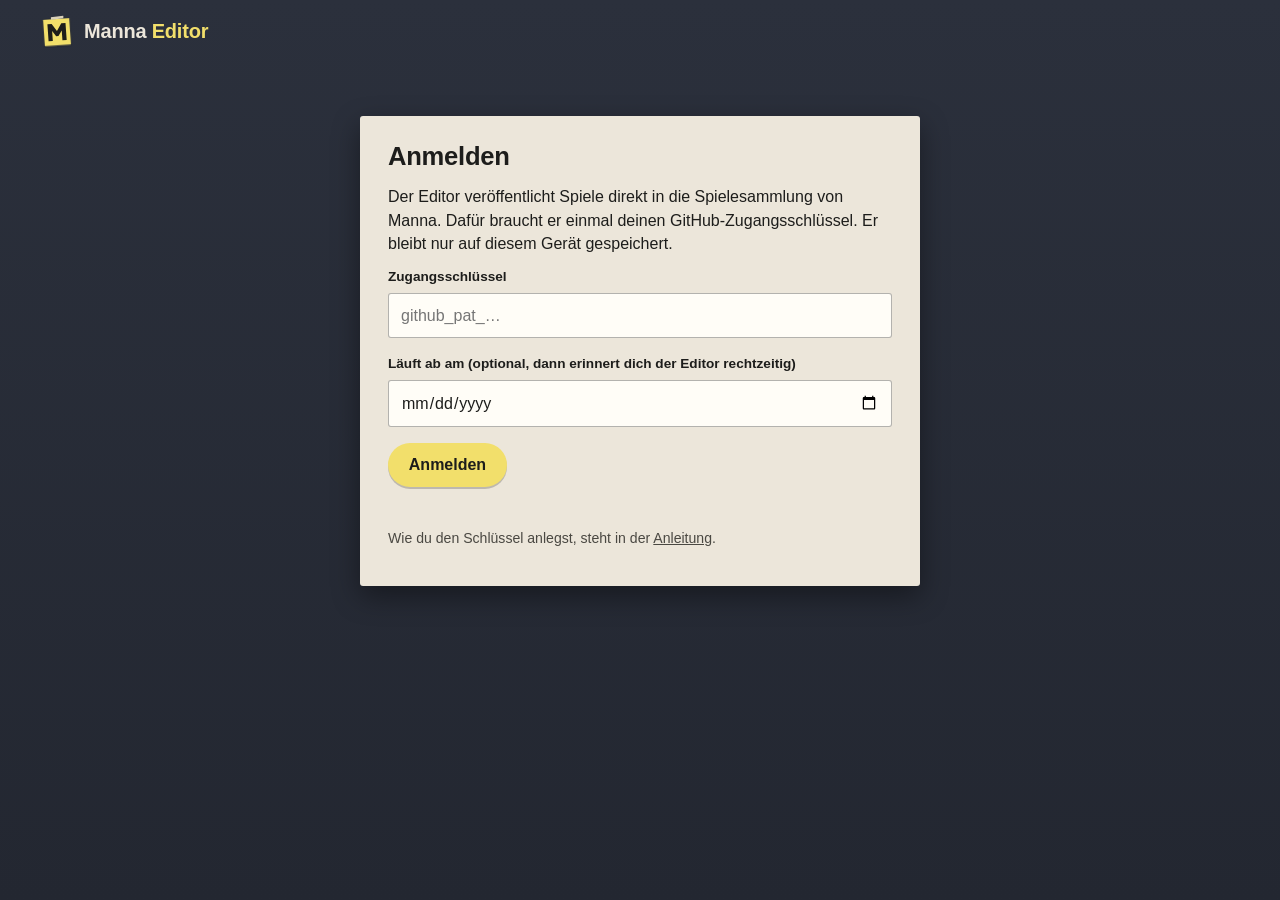
<file: editor/index.html>
<!DOCTYPE html>
<html lang="de">
<head>
<meta charset="utf-8">
<meta http-equiv="Content-Security-Policy" content="default-src 'self'; script-src 'self'; style-src 'self' 'unsafe-inline'; img-src 'self' data:; connect-src 'self' https://api.github.com https://atdfiktajxmhjqrhwgbb.supabase.co; object-src 'none'; base-uri 'self'; form-action 'none'">
<meta name="viewport" content="width=device-width, initial-scale=1, viewport-fit=cover">
<meta name="robots" content="noindex, nofollow">
<meta name="apple-mobile-web-app-capable" content="yes">
<meta name="mobile-web-app-capable" content="yes">
<meta name="apple-mobile-web-app-title" content="Manna Editor">
<meta name="apple-mobile-web-app-status-bar-style" content="black-translucent">
<meta name="theme-color" content="#2b303c">
<link rel="manifest" href="manifest.webmanifest">
<link rel="apple-touch-icon" href="../apple-touch-icon.png">
<link rel="icon" type="image/svg+xml" href="../img/manna-mark.svg">
<title>Manna Editor</title>
<link rel="stylesheet" href="editor.css">
</head>
<body>
<header class="top">
  <a class="brand" href="./" aria-label="Manna Editor"><img src="../img/manna-mark.svg" alt=""><span>Manna <b>Editor</b></span></a>
  <span class="top-gap"></span>
  <span class="who" id="who"></span>
  <button class="link" id="btnLogout" hidden>Abmelden</button>
</header>

<main>
  <!-- Anmelden -->
  <section class="view" id="vLogin" hidden>
    <div class="sheet narrow">
      <h1>Anmelden</h1>
      <p>Der Editor veröffentlicht Spiele direkt in die Spielesammlung von Manna. Dafür braucht er einmal deinen GitHub-Zugangsschlüssel. Er bleibt nur auf diesem Gerät gespeichert.</p>
      <label class="field"><span>Zugangsschlüssel</span>
        <input type="password" id="inToken" autocomplete="off" autocapitalize="off" spellcheck="false" placeholder="github_pat_…"></label>
      <label class="field"><span>Läuft ab am (optional, dann erinnert dich der Editor rechtzeitig)</span>
        <input type="date" id="inExpiry"></label>
      <div class="row"><button class="primary" id="btnLogin">Anmelden</button></div>
      <p class="msg" id="loginMsg" role="alert"></p>
      <p class="hint">Wie du den Schlüssel anlegst, steht in der <a href="https://github.com/twoyears777/manna#spiele-pflegen" target="_blank" rel="noopener">Anleitung</a>.</p>
    </div>
  </section>

  <!-- Liste -->
  <section class="view" id="vList" hidden>
    <div class="notices" id="notices"></div>
    <div class="fortschritt" id="fortschritt" hidden></div>
    <section class="einr" id="einrBox">
      <div class="list-head"><h2>Eingereicht <span class="einr-n" id="einrCount"></span></h2><span class="top-gap"></span><button class="link" id="btnEinrReload" hidden>Neu laden</button><button class="link" id="btnSbLogout" hidden>Abmelden</button></div>
      <form class="einr-login" id="einrLogin" hidden autocomplete="on">
        <p class="hint">Eingereichte Spiele liegen bei Supabase. Melde dich dort mit deinem Admin-Login an.</p>
        <div class="pair">
          <label class="field"><span>E-Mail</span><input id="inSbMail" type="email" autocomplete="username"></label>
          <label class="field"><span>Passwort</span><input id="inSbPass" type="password" autocomplete="current-password"></label>
        </div>
        <div class="row"><button class="primary" id="btnSbLogin" type="submit">Anmelden</button></div>
        <p class="msg" id="sbMsg" role="alert"></p>
      </form>
      <ul class="games einr-list" id="einrList" hidden></ul>
    </section>
    <div class="list-head">
      <h1>Spielesammlung</h1>
      <span class="top-gap"></span>
      <button class="primary" id="btnNew">Neues Spiel</button>
    </div>
    <div class="list-tools">
      <input class="search" id="inSearch" type="search" placeholder="Suchen …" aria-label="Spiele durchsuchen">
      <select class="search art" id="inArt" aria-label="Welche Spiele anzeigen">
        <option value="alle">Alle Spiele</option>
        <option value="roh">Nur Rohfassungen</option>
        <option value="live">Nur veröffentlichte</option>
      </select>
    </div>
    <p class="count" id="listCount"></p>
    <ul class="games" id="gameList"></ul>
  </section>

  <!-- Bearbeiten -->
  <section class="view" id="vEdit" hidden>
    <div class="edit-grid">
      <form class="sheet form" id="form" autocomplete="off" novalidate>
        <h1 id="editTitle">Neues Spiel</h1>
        <div class="draft" id="draftBox" hidden></div>
        <div class="draft einr-info" id="einrInfo" hidden></div>
        <div class="draft roh-info" id="rohInfo" hidden><p>Das ist eine Rohfassung. Sie ist nur hier im Editor zu sehen. In die App kommt sie erst, wenn du sie veröffentlichst.</p></div>

        <fieldset><legend>Das Spiel</legend>
          <label class="field" data-f="name"><span>Name</span><input id="fName" maxlength="60" placeholder="z. B. Zeitungsschlagen"></label>
          <label class="field" data-f="kurz"><span>Kurzbeschreibung (ein Satz)</span><textarea id="fKurz" rows="2" maxlength="300" placeholder="Worum geht es?"></textarea></label>
        </fieldset>

        <fieldset><legend>Für wen und wo</legend>
          <div class="field" data-f="alter"><span>Alter</span><div class="chips" id="fAlter" role="group" aria-label="Alter"></div></div>
          <div class="pair" data-f="personen">
            <label class="field"><span>Personen mindestens</span><input id="fMin" type="number" min="1" inputmode="numeric"></label>
            <label class="field"><span>Personen höchstens (leer = egal)</span><input id="fMax" type="number" min="1" inputmode="numeric" placeholder="egal"></label>
          </div>
          <div class="field" data-f="ort"><span>Ort</span><div class="chips" id="fOrt" role="group" aria-label="Ort"></div></div>
          <label class="field"><span>Dauer</span><input id="fDauer" maxlength="40" placeholder="z. B. ca. 15 Minuten"></label>
          <div class="field" data-f="phasen"><span>Gruppenphasen</span><div class="chips" id="fPhasen" role="group" aria-label="Gruppenphasen"></div></div>
          <div class="field" data-f="erlebnis"><span>Erlebnispädagogik</span><div class="chips" id="fErlebnis" role="group" aria-label="Erlebnispädagogik"></div></div>
        </fieldset>

        <fieldset><legend>Ablauf</legend>
          <p class="hint">Verwende „-“ für Aufzählungen und „1.“ ... für Nummerierungen etc.</p>
          <label class="field" data-f="ablauf"><span>So geht’s</span><textarea id="fAblauf" rows="7"></textarea></label>
          <label class="field"><span>Material (eins pro Zeile, leer = kein Material)</span><textarea id="fMaterial" rows="3"></textarea></label>
          <label class="field"><span>Varianten (optional, eine pro Zeile)</span><textarea id="fVarianten" rows="3"></textarea></label>
          <label class="field"><span>Pädagogische Gedanken (optional)</span><textarea id="fPaed" rows="3"></textarea></label>
          <label class="field"><span>Fragen zum Nachgespräch (optional)</span><textarea id="fNach" rows="3"></textarea></label>
        </fieldset>

        <fieldset><legend>Rollen (optional)</legend>
          <label class="field"><span>Rollen, eine pro Zeile: „Name: Beschreibung“</span><textarea id="fRollen" rows="4" placeholder="Mafia: Wacht nachts auf und wählt ein Opfer."></textarea></label>
          <label class="field" data-f="tabelle"><span>Verteilungstabelle, eine Zeile pro Reihe, Spalten mit | trennen. Erste Zeile = Überschriften.</span><textarea id="fTabelle" rows="4" class="mono" placeholder="Personen | Mafia | Arzt&#10;8–10 | 2 | –"></textarea></label>
          <label class="field"><span>Hinweis zu den Rollen</span><textarea id="fRollenHinweis" rows="2"></textarea></label>
        </fieldset>

        <fieldset><legend>Sicherheit und Tipp</legend>
          <label class="field"><span>Gefahren und Risiken (eins pro Zeile)</span><textarea id="fRisiken" rows="4" placeholder="Worauf muss die Spielleitung achten?"></textarea></label>
          <label class="field"><span>Tipp (optional)</span><textarea id="fTipp" rows="2"></textarea></label>
        </fieldset>
      </form>

      <aside class="preview">
        <div class="tabs" role="tablist">
          <button class="tab on" id="tabPrev" role="tab" aria-selected="true">Vorschau</button>
          <button class="tab" id="tabTxt" role="tab" aria-selected="false">Textdatei</button>
        </div>
        <article class="sheet card" id="prevCard"></article>
        <pre class="sheet txt" id="prevTxt" hidden></pre>
      </aside>
    </div>

    <div class="bar">
      <button class="link" id="btnBack">← Zur Liste</button>
      <span class="top-gap"></span>
      <button class="danger" id="btnDelete" hidden>Löschen</button>
      <button class="btn" id="btnRoh">Als Rohfassung speichern</button>
      <button class="primary" id="btnPublish">Veröffentlichen</button>
    </div>
  </section>

  <section class="view" id="vLoading"><p class="center">Wird geladen …</p></section>
</main>

<div class="modal" id="modal" hidden><div class="mbox" role="dialog" aria-modal="true" aria-labelledby="mMsg">
  <p id="mMsg"></p><div class="row end" id="mBtns"></div></div></div>
<div class="toast" id="toast" role="status"></div>

<script src="../js/spielformat.js"></script>
<script src="../js/supabase.js"></script>
<script src="editor.js"></script>
</body>
</html>
</file>
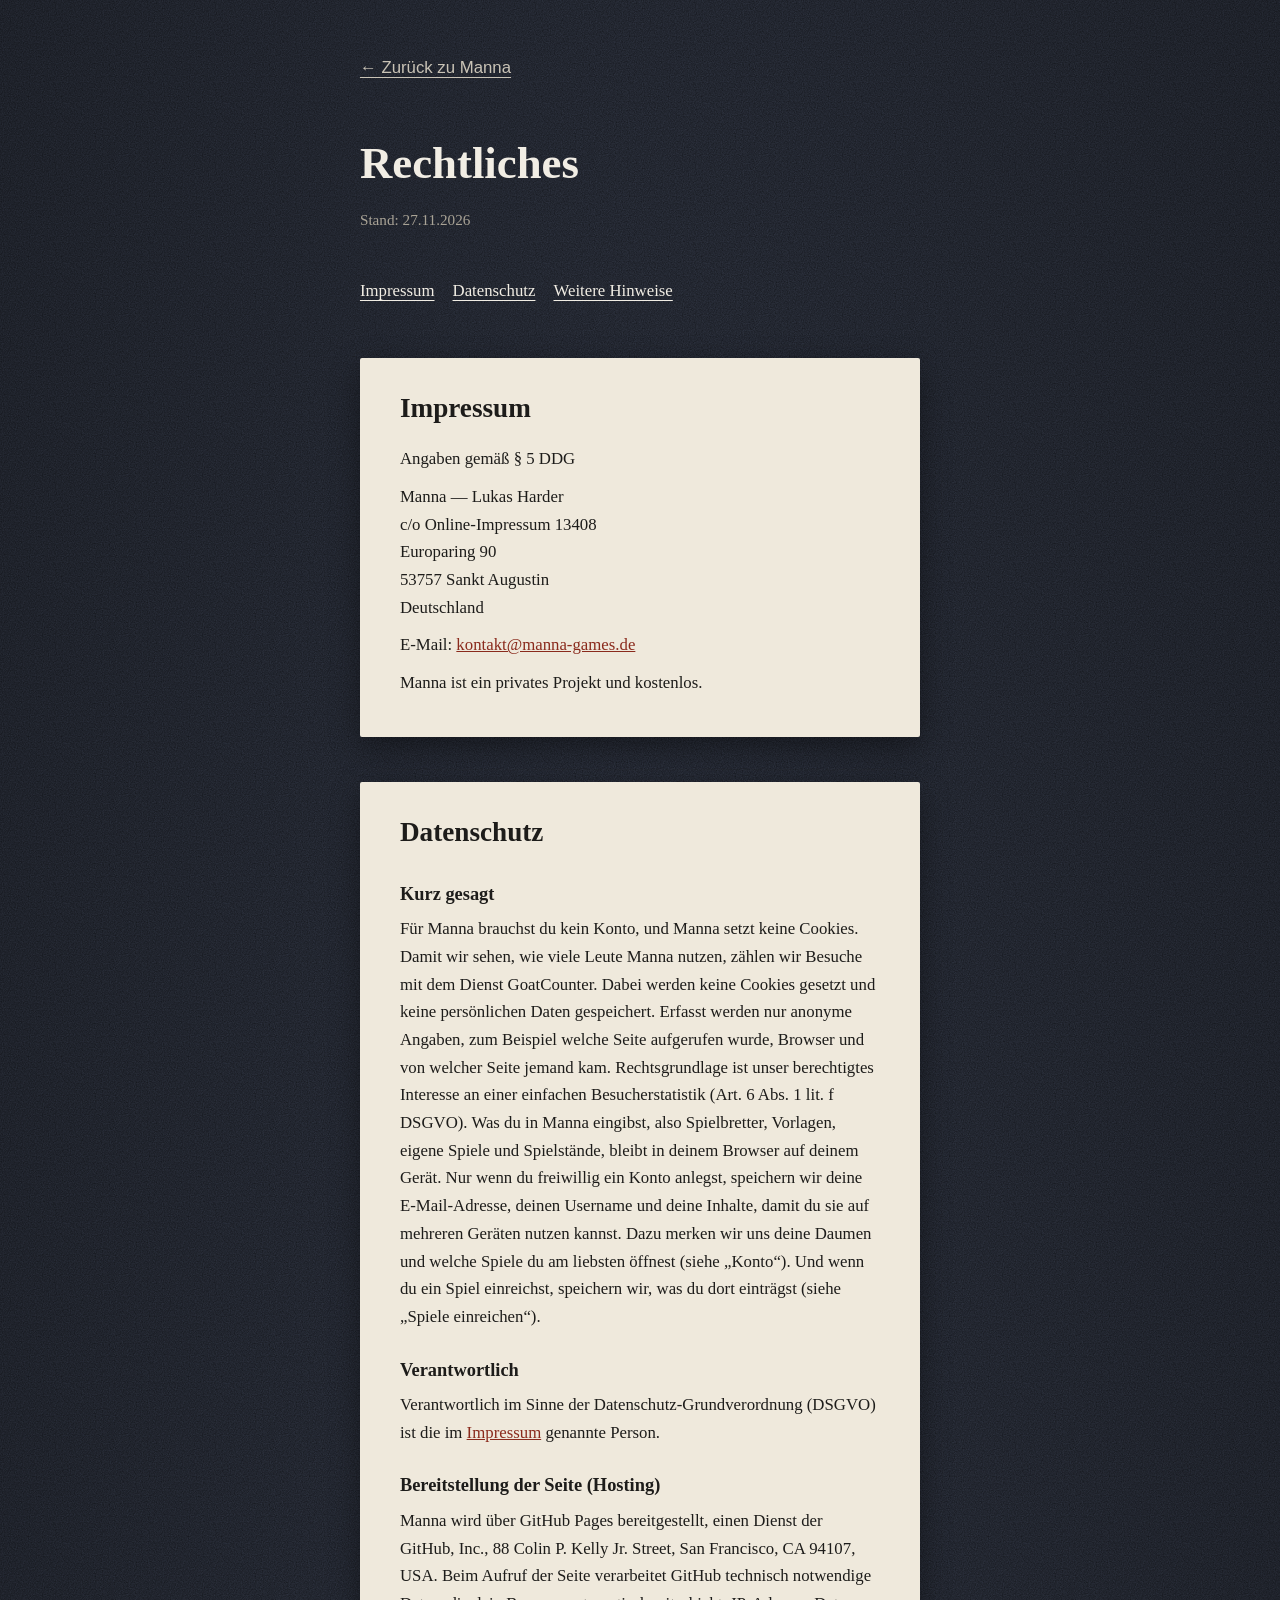
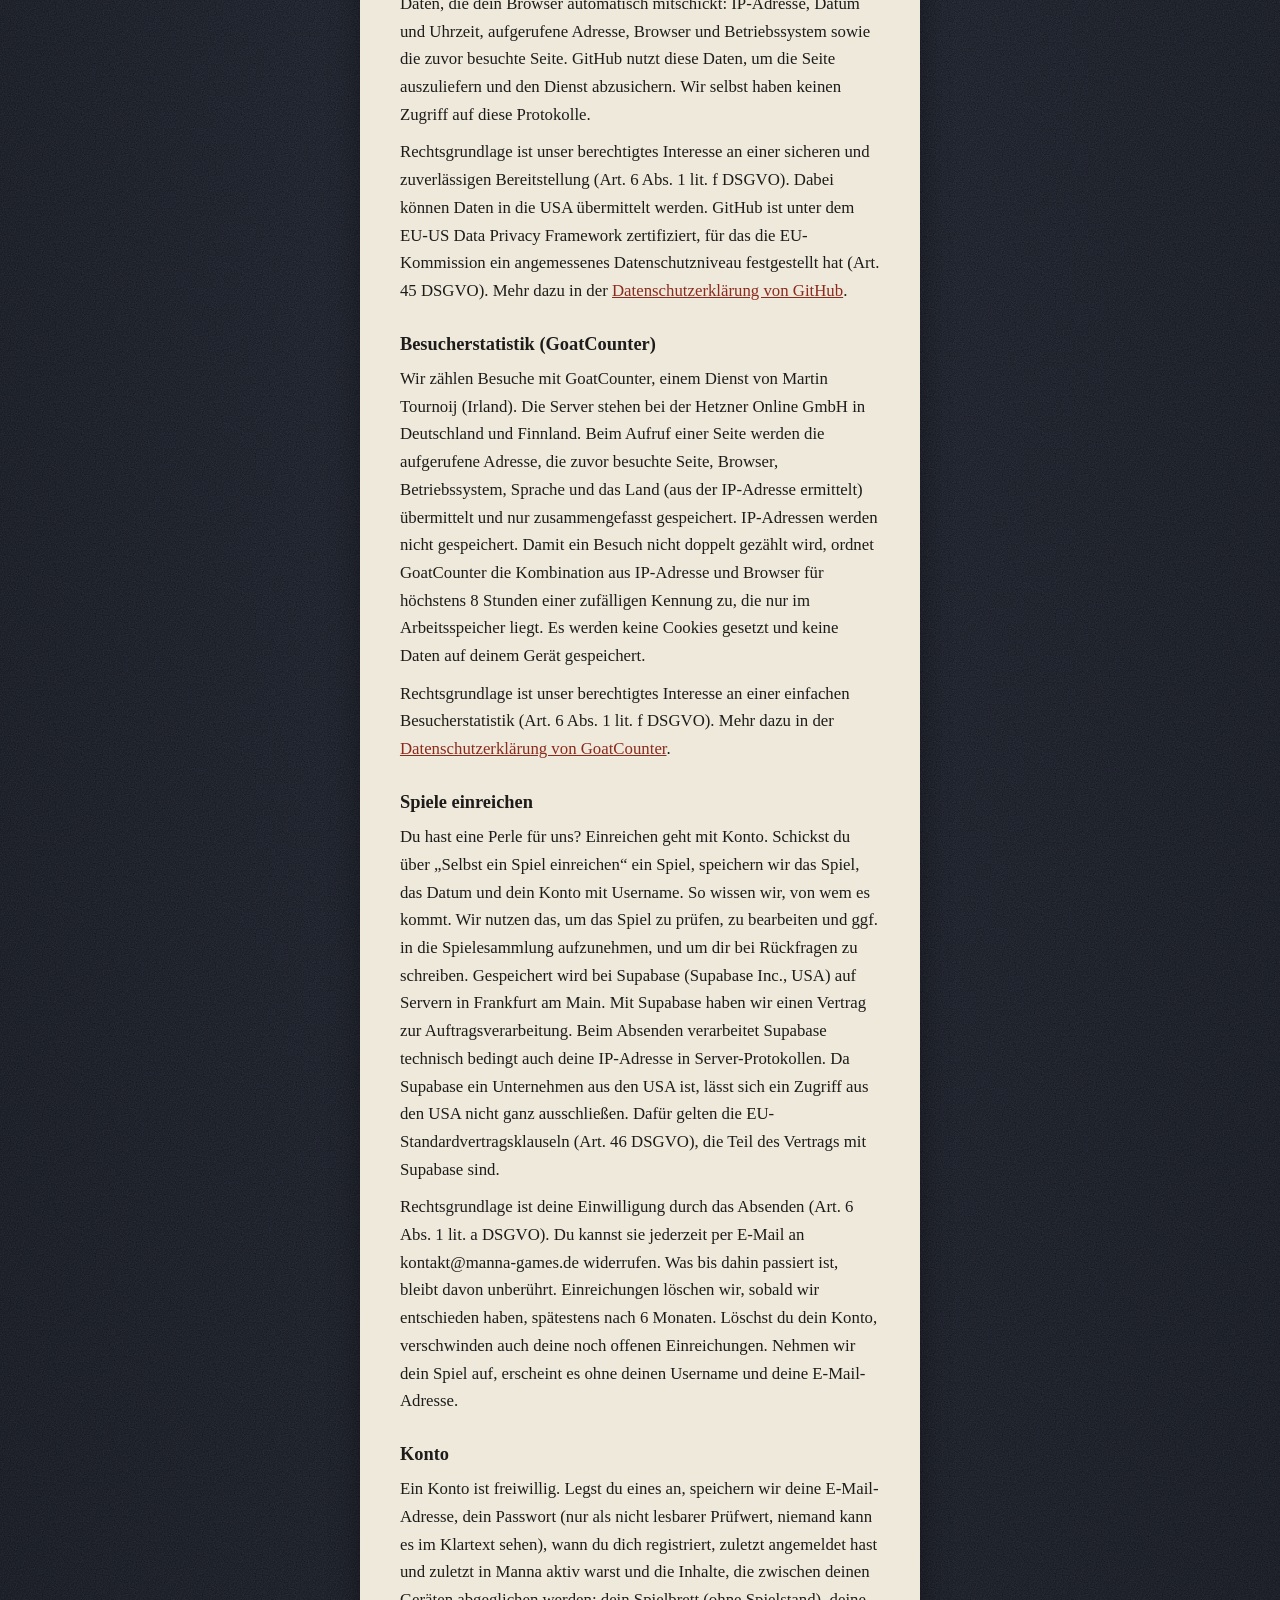
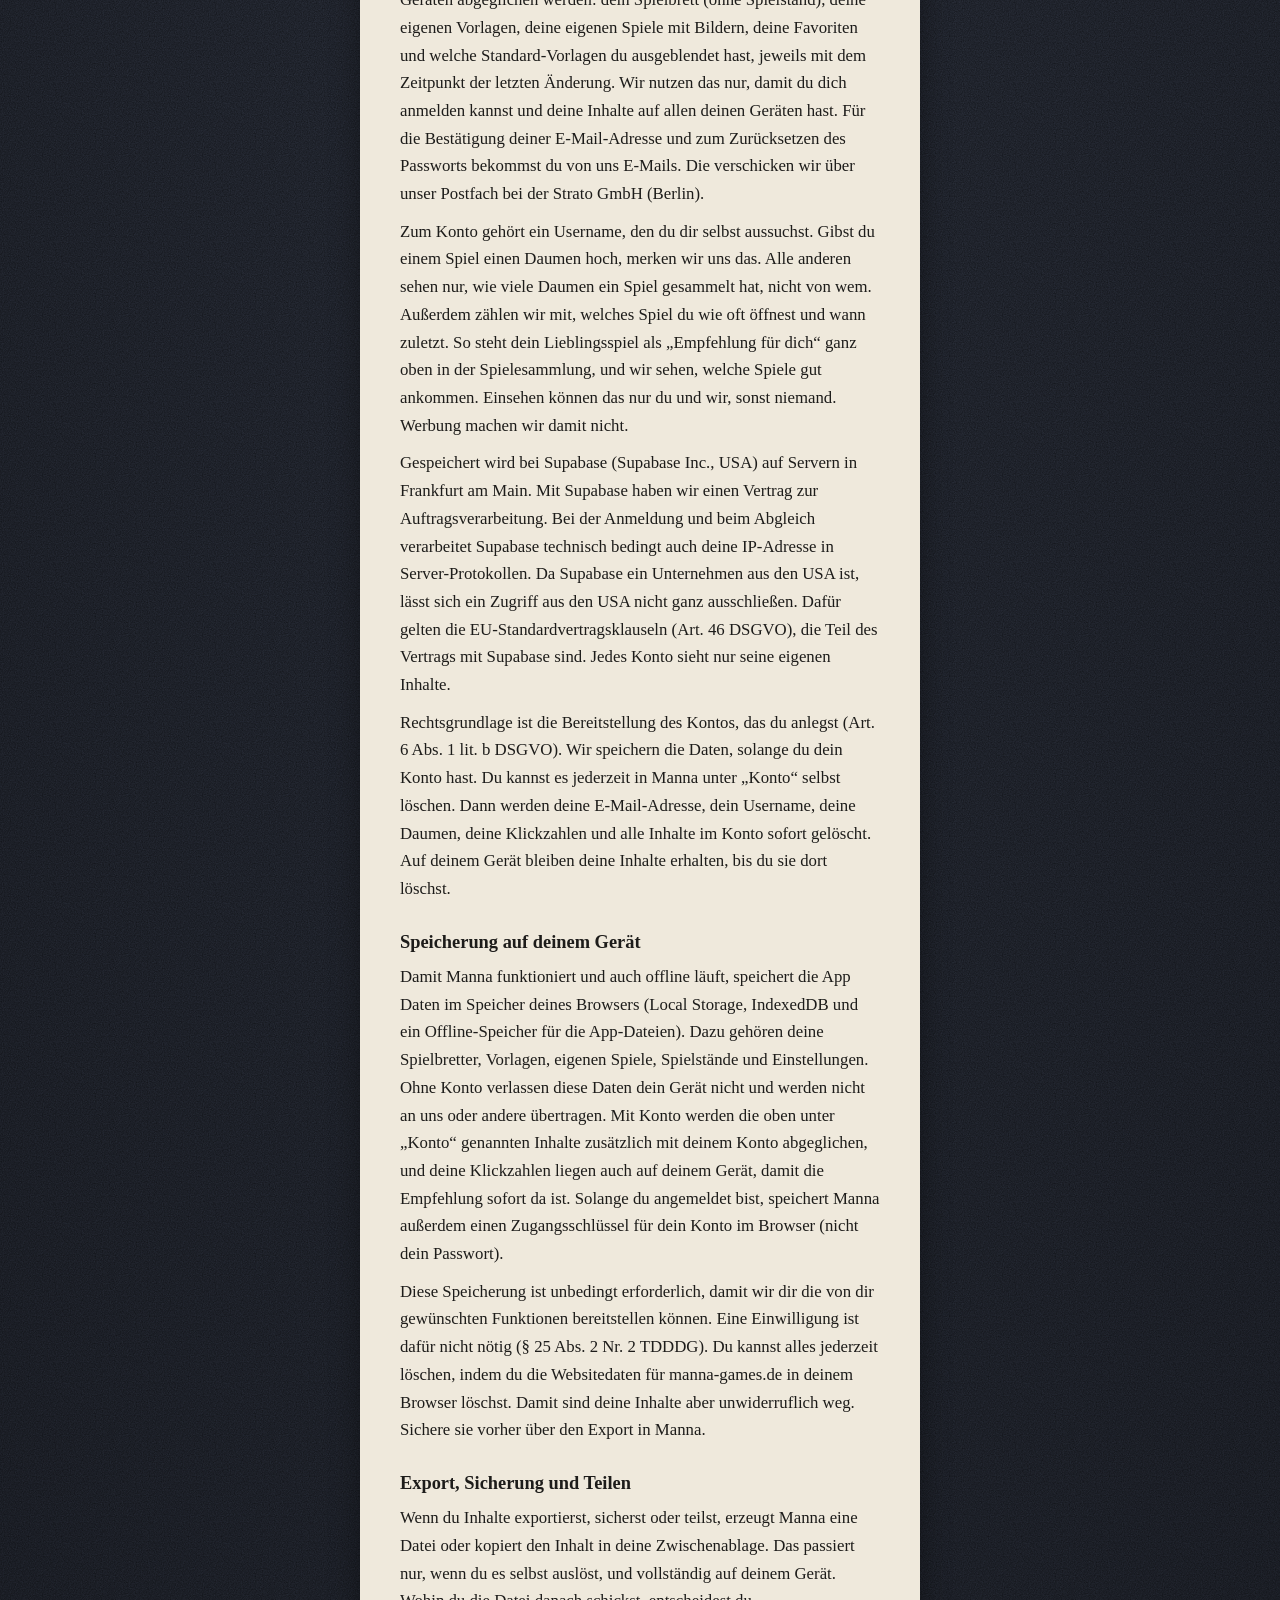
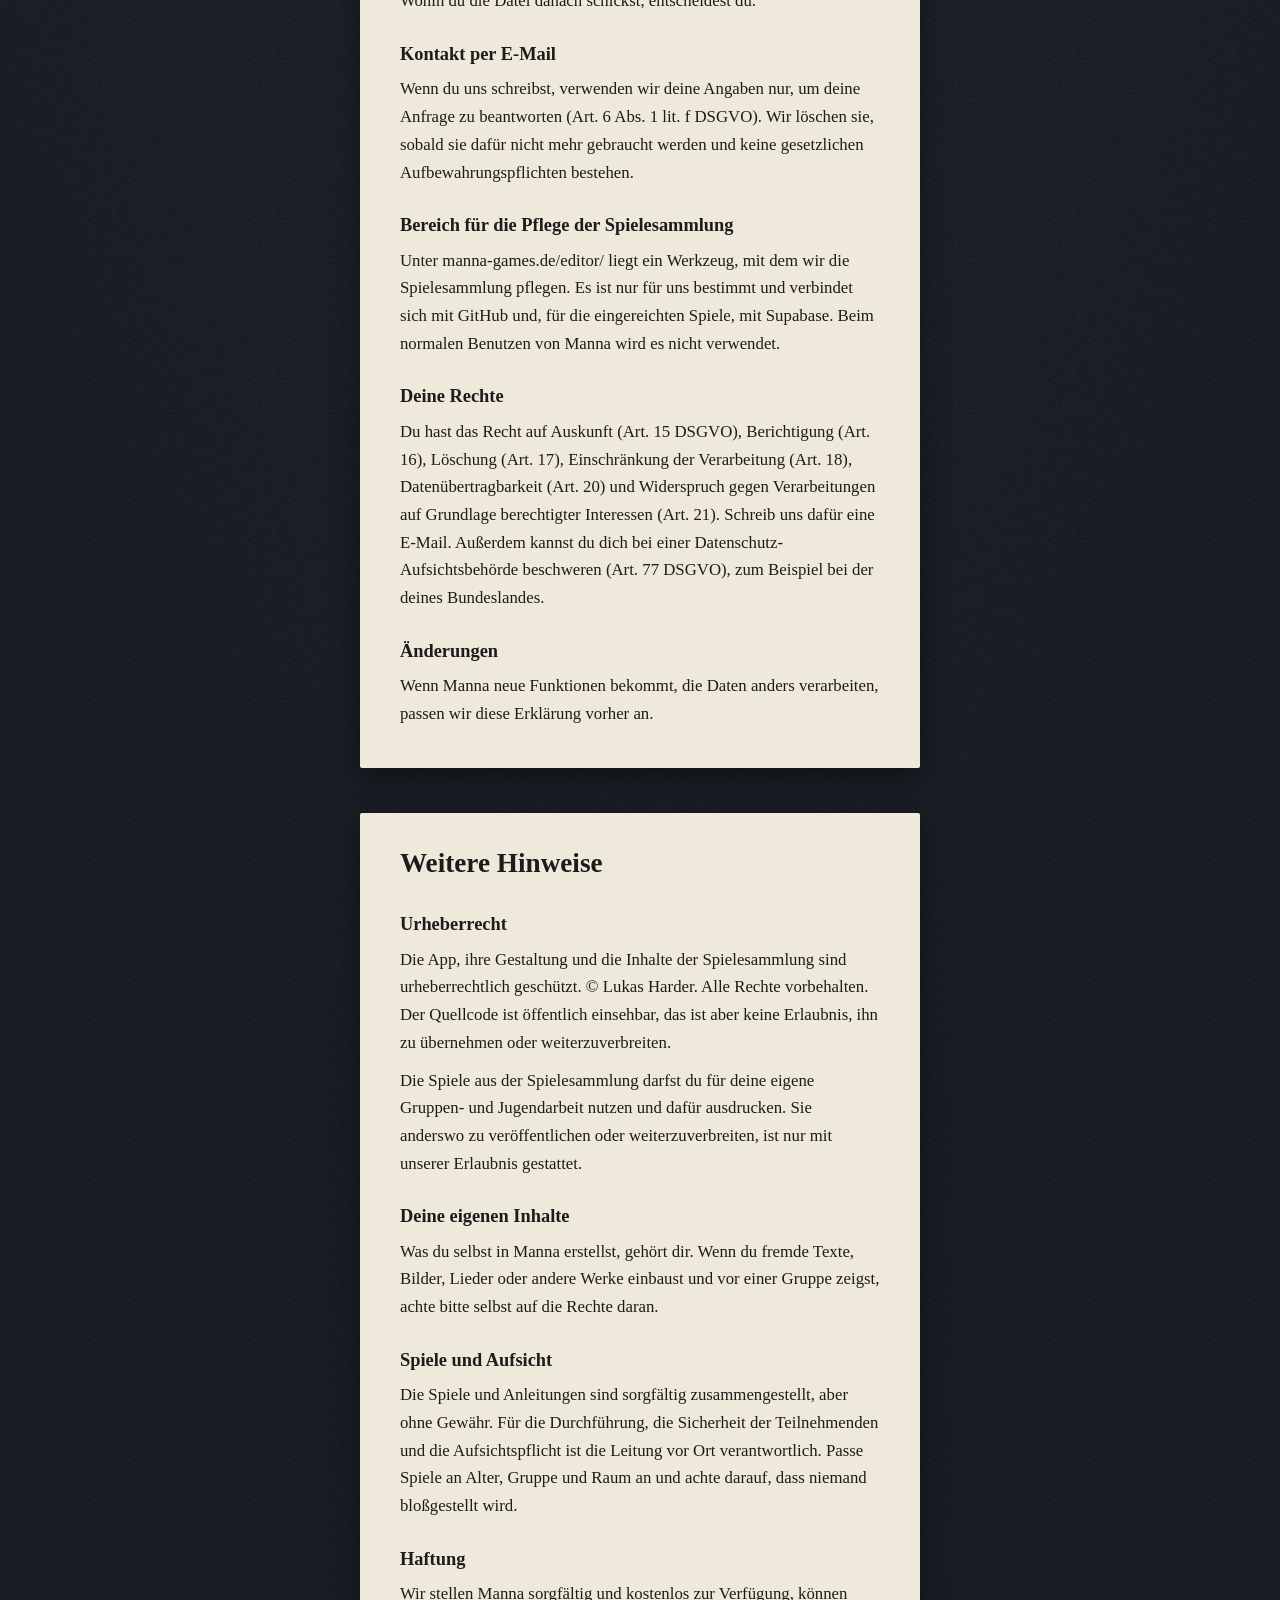
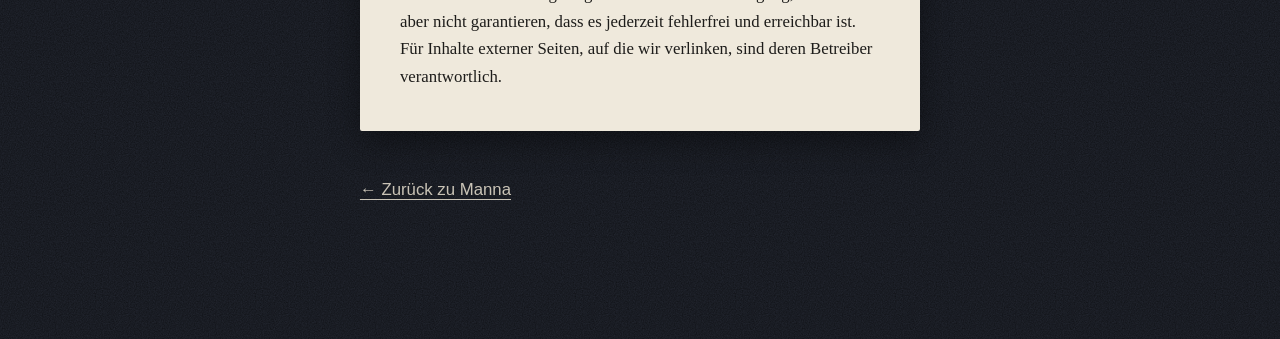
<file: rechtliches.html>
<!DOCTYPE html>
<html lang="de">
<head>
<meta charset="utf-8">
<meta http-equiv="Content-Security-Policy" content="default-src 'self'; script-src 'self'; style-src 'self' 'unsafe-inline'; img-src 'self' data: blob: https://twoyears.goatcounter.com; font-src 'self' data:; connect-src 'self'; manifest-src 'self'; worker-src 'self'; object-src 'none'; base-uri 'self'; form-action 'none'">
<meta name="viewport" content="width=device-width, initial-scale=1">
<meta name="theme-color" content="#2b303c">
<link rel="icon" type="image/svg+xml" href="img/manna-mark.svg">
<title>Impressum und Datenschutz – Manna</title>
<link rel="stylesheet" href="css/app.css">
<style>
  html,body{height:auto}
  body{overflow:auto;user-select:text;-webkit-user-select:text}
  .legal{max-width:72ch;margin:0 auto;padding:6vh 22px 10vh;font-family:var(--serif);color:#e6e1d6;line-height:1.65;font-size:1.05rem}
  .legal .back{display:inline-block;margin-bottom:5vh;color:#c9c3b6;font-family:var(--type);text-underline-offset:4px}
  .legal .back:hover{color:#fff}
  .legal h1{font-family:var(--serif);font-size:clamp(2rem,5vh,2.8rem);color:#f1ede4;margin-bottom:6px}
  .legal .stand{color:#a9a396;font-size:.95rem;margin-bottom:5vh}
  .legal nav{display:flex;flex-wrap:wrap;gap:8px 18px;margin-bottom:6vh}
  .legal nav a{color:#f1ede4;text-underline-offset:4px}
  .legal section{background:#efe9dc;color:#1d1c1a;padding:28px clamp(20px,4vw,40px) 30px;margin-bottom:5vh;box-shadow:0 10px 30px #0006;border-radius:2px}
  .legal h2{font-size:1.7rem;margin-bottom:14px;color:#1d1c1a}
  .legal h3{font-size:1.15rem;margin:24px 0 6px;color:#1d1c1a}
  .legal p,.legal ul{margin-bottom:10px}
  .legal ul{padding-left:1.3em}
  .legal section a{color:#8a2a1c}
  .legal .ph{background:#ffe27a;padding:0 4px;font-family:var(--type);font-size:.95em}
</style>
<script src="js/zaehler.js" defer></script>
</head>
<body>
<main class="legal">
  <a class="back" href="./">← Zurück zu Manna</a>
  <h1>Rechtliches</h1>
  <p class="stand">Stand: 27.11.2026</p>
  <nav aria-label="Inhalt">
    <a href="#impressum">Impressum</a>
    <a href="#datenschutz">Datenschutz</a>
    <a href="#hinweise">Weitere Hinweise</a>
  </nav>

  <section id="impressum" aria-labelledby="h-impressum">
    <h2 id="h-impressum">Impressum</h2>
    <p>Angaben gemäß § 5 DDG</p>
    <p>
      Manna — Lukas Harder<br>
      c/o Online-Impressum 13408<br>
      Europaring 90<br>
      53757 Sankt Augustin<br>
      Deutschland
    </p>
    <p>E-Mail: <a href="mailto:kontakt@manna-games.de">kontakt@manna-games.de</a></p>
    <p>Manna ist ein privates Projekt und kostenlos.</p>
  </section>

  <section id="datenschutz" aria-labelledby="h-datenschutz">
    <h2 id="h-datenschutz">Datenschutz</h2>

    <h3>Kurz gesagt</h3>
    <p>Für Manna brauchst du kein Konto, und Manna setzt keine Cookies. Damit wir sehen, wie viele Leute Manna nutzen, zählen wir Besuche mit dem Dienst GoatCounter. Dabei werden keine Cookies gesetzt und keine persönlichen Daten gespeichert. Erfasst werden nur anonyme Angaben, zum Beispiel welche Seite aufgerufen wurde, Browser und von welcher Seite jemand kam. Rechtsgrundlage ist unser berechtigtes Interesse an einer einfachen Besucherstatistik (Art. 6 Abs. 1 lit. f DSGVO). Was du in Manna eingibst, also Spielbretter, Vorlagen, eigene Spiele und Spielstände, bleibt in deinem Browser auf deinem Gerät. Nur wenn du freiwillig ein Konto anlegst, speichern wir deine E-Mail-Adresse, deinen Username und deine Inhalte, damit du sie auf mehreren Geräten nutzen kannst. Dazu merken wir uns deine Daumen und welche Spiele du am liebsten öffnest (siehe „Konto“). Und wenn du ein Spiel einreichst, speichern wir, was du dort einträgst (siehe „Spiele einreichen“).</p>

    <h3>Verantwortlich</h3>
    <p>Verantwortlich im Sinne der Datenschutz-Grundverordnung (DSGVO) ist die im <a href="#impressum">Impressum</a> genannte Person.</p>

    <h3>Bereitstellung der Seite (Hosting)</h3>
    <p>Manna wird über GitHub Pages bereitgestellt, einen Dienst der GitHub, Inc., 88 Colin P. Kelly Jr. Street, San Francisco, CA 94107, USA. Beim Aufruf der Seite verarbeitet GitHub technisch notwendige Daten, die dein Browser automatisch mitschickt: IP-Adresse, Datum und Uhrzeit, aufgerufene Adresse, Browser und Betriebssystem sowie die zuvor besuchte Seite. GitHub nutzt diese Daten, um die Seite auszuliefern und den Dienst abzusichern. Wir selbst haben keinen Zugriff auf diese Protokolle.</p>
    <p>Rechtsgrundlage ist unser berechtigtes Interesse an einer sicheren und zuverlässigen Bereitstellung (Art. 6 Abs. 1 lit. f DSGVO). Dabei können Daten in die USA übermittelt werden. GitHub ist unter dem EU-US Data Privacy Framework zertifiziert, für das die EU-Kommission ein angemessenes Datenschutzniveau festgestellt hat (Art. 45 DSGVO). Mehr dazu in der <a href="https://docs.github.com/de/site-policy/privacy-policies/github-general-privacy-statement" rel="noopener">Datenschutzerklärung von GitHub</a>.</p>

    <h3>Besucherstatistik (GoatCounter)</h3>
    <p>Wir zählen Besuche mit GoatCounter, einem Dienst von Martin Tournoij (Irland). Die Server stehen bei der Hetzner Online GmbH in Deutschland und Finnland. Beim Aufruf einer Seite werden die aufgerufene Adresse, die zuvor besuchte Seite, Browser, Betriebssystem, Sprache und das Land (aus der IP-Adresse ermittelt) übermittelt und nur zusammengefasst gespeichert. IP-Adressen werden nicht gespeichert. Damit ein Besuch nicht doppelt gezählt wird, ordnet GoatCounter die Kombination aus IP-Adresse und Browser für höchstens 8 Stunden einer zufälligen Kennung zu, die nur im Arbeitsspeicher liegt. Es werden keine Cookies gesetzt und keine Daten auf deinem Gerät gespeichert.</p>
    <p>Rechtsgrundlage ist unser berechtigtes Interesse an einer einfachen Besucherstatistik (Art. 6 Abs. 1 lit. f DSGVO). Mehr dazu in der <a href="https://www.goatcounter.com/help/privacy" rel="noopener">Datenschutzerklärung von GoatCounter</a>.</p>

    <h3>Spiele einreichen</h3>
    <p>Du hast eine Perle für uns? Einreichen geht mit Konto. Schickst du über „Selbst ein Spiel einreichen“ ein Spiel, speichern wir das Spiel, das Datum und dein Konto mit Username. So wissen wir, von wem es kommt. Wir nutzen das, um das Spiel zu prüfen, zu bearbeiten und ggf. in die Spielesammlung aufzunehmen, und um dir bei Rückfragen zu schreiben. Gespeichert wird bei Supabase (Supabase Inc., USA) auf Servern in Frankfurt am Main. Mit Supabase haben wir einen Vertrag zur Auftragsverarbeitung. Beim Absenden verarbeitet Supabase technisch bedingt auch deine IP-Adresse in Server-Protokollen. Da Supabase ein Unternehmen aus den USA ist, lässt sich ein Zugriff aus den USA nicht ganz ausschließen. Dafür gelten die EU-Standardvertragsklauseln (Art. 46 DSGVO), die Teil des Vertrags mit Supabase sind.</p>
    <p>Rechtsgrundlage ist deine Einwilligung durch das Absenden (Art. 6 Abs. 1 lit. a DSGVO). Du kannst sie jederzeit per E-Mail an kontakt@manna-games.de widerrufen. Was bis dahin passiert ist, bleibt davon unberührt. Einreichungen löschen wir, sobald wir entschieden haben, spätestens nach 6 Monaten. Löschst du dein Konto, verschwinden auch deine noch offenen Einreichungen. Nehmen wir dein Spiel auf, erscheint es ohne deinen Username und deine E-Mail-Adresse.</p>

    <h3>Konto</h3>
    <p>Ein Konto ist freiwillig. Legst du eines an, speichern wir deine E-Mail-Adresse, dein Passwort (nur als nicht lesbarer Prüfwert, niemand kann es im Klartext sehen), wann du dich registriert, zuletzt angemeldet hast und zuletzt in Manna aktiv warst und die Inhalte, die zwischen deinen Geräten abgeglichen werden: dein Spielbrett (ohne Spielstand), deine eigenen Vorlagen, deine eigenen Spiele mit Bildern, deine Favoriten und welche Standard-Vorlagen du ausgeblendet hast, jeweils mit dem Zeitpunkt der letzten Änderung. Wir nutzen das nur, damit du dich anmelden kannst und deine Inhalte auf allen deinen Geräten hast. Für die Bestätigung deiner E-Mail-Adresse und zum Zurücksetzen des Passworts bekommst du von uns E-Mails. Die verschicken wir über unser Postfach bei der Strato GmbH (Berlin).</p>
    <p>Zum Konto gehört ein Username, den du dir selbst aussuchst. Gibst du einem Spiel einen Daumen hoch, merken wir uns das. Alle anderen sehen nur, wie viele Daumen ein Spiel gesammelt hat, nicht von wem. Außerdem zählen wir mit, welches Spiel du wie oft öffnest und wann zuletzt. So steht dein Lieblingsspiel als „Empfehlung für dich“ ganz oben in der Spielesammlung, und wir sehen, welche Spiele gut ankommen. Einsehen können das nur du und wir, sonst niemand. Werbung machen wir damit nicht.</p>
    <p>Gespeichert wird bei Supabase (Supabase Inc., USA) auf Servern in Frankfurt am Main. Mit Supabase haben wir einen Vertrag zur Auftragsverarbeitung. Bei der Anmeldung und beim Abgleich verarbeitet Supabase technisch bedingt auch deine IP-Adresse in Server-Protokollen. Da Supabase ein Unternehmen aus den USA ist, lässt sich ein Zugriff aus den USA nicht ganz ausschließen. Dafür gelten die EU-Standardvertragsklauseln (Art. 46 DSGVO), die Teil des Vertrags mit Supabase sind. Jedes Konto sieht nur seine eigenen Inhalte.</p>
    <p>Rechtsgrundlage ist die Bereitstellung des Kontos, das du anlegst (Art. 6 Abs. 1 lit. b DSGVO). Wir speichern die Daten, solange du dein Konto hast. Du kannst es jederzeit in Manna unter „Konto“ selbst löschen. Dann werden deine E-Mail-Adresse, dein Username, deine Daumen, deine Klickzahlen und alle Inhalte im Konto sofort gelöscht. Auf deinem Gerät bleiben deine Inhalte erhalten, bis du sie dort löschst.</p>

    <h3>Speicherung auf deinem Gerät</h3>
    <p>Damit Manna funktioniert und auch offline läuft, speichert die App Daten im Speicher deines Browsers (Local Storage, IndexedDB und ein Offline-Speicher für die App-Dateien). Dazu gehören deine Spielbretter, Vorlagen, eigenen Spiele, Spielstände und Einstellungen. Ohne Konto verlassen diese Daten dein Gerät nicht und werden nicht an uns oder andere übertragen. Mit Konto werden die oben unter „Konto“ genannten Inhalte zusätzlich mit deinem Konto abgeglichen, und deine Klickzahlen liegen auch auf deinem Gerät, damit die Empfehlung sofort da ist. Solange du angemeldet bist, speichert Manna außerdem einen Zugangsschlüssel für dein Konto im Browser (nicht dein Passwort).</p>
    <p>Diese Speicherung ist unbedingt erforderlich, damit wir dir die von dir gewünschten Funktionen bereitstellen können. Eine Einwilligung ist dafür nicht nötig (§ 25 Abs. 2 Nr. 2 TDDDG). Du kannst alles jederzeit löschen, indem du die Websitedaten für manna-games.de in deinem Browser löschst. Damit sind deine Inhalte aber unwiderruflich weg. Sichere sie vorher über den Export in Manna.</p>

    <h3>Export, Sicherung und Teilen</h3>
    <p>Wenn du Inhalte exportierst, sicherst oder teilst, erzeugt Manna eine Datei oder kopiert den Inhalt in deine Zwischenablage. Das passiert nur, wenn du es selbst auslöst, und vollständig auf deinem Gerät. Wohin du die Datei danach schickst, entscheidest du.</p>

    <h3>Kontakt per E-Mail</h3>
    <p>Wenn du uns schreibst, verwenden wir deine Angaben nur, um deine Anfrage zu beantworten (Art. 6 Abs. 1 lit. f DSGVO). Wir löschen sie, sobald sie dafür nicht mehr gebraucht werden und keine gesetzlichen Aufbewahrungspflichten bestehen.</p>

    <h3>Bereich für die Pflege der Spielesammlung</h3>
    <p>Unter manna-games.de/editor/ liegt ein Werkzeug, mit dem wir die Spielesammlung pflegen. Es ist nur für uns bestimmt und verbindet sich mit GitHub und, für die eingereichten Spiele, mit Supabase. Beim normalen Benutzen von Manna wird es nicht verwendet.</p>

    <h3>Deine Rechte</h3>
    <p>Du hast das Recht auf Auskunft (Art. 15 DSGVO), Berichtigung (Art. 16), Löschung (Art. 17), Einschränkung der Verarbeitung (Art. 18), Datenübertragbarkeit (Art. 20) und Widerspruch gegen Verarbeitungen auf Grundlage berechtigter Interessen (Art. 21). Schreib uns dafür eine E-Mail. Außerdem kannst du dich bei einer Datenschutz-Aufsichtsbehörde beschweren (Art. 77 DSGVO), zum Beispiel bei der deines Bundeslandes.</p>

    <h3>Änderungen</h3>
    <p>Wenn Manna neue Funktionen bekommt, die Daten anders verarbeiten, passen wir diese Erklärung vorher an.</p>
  </section>

  <section id="hinweise" aria-labelledby="h-hinweise">
    <h2 id="h-hinweise">Weitere Hinweise</h2>

    <h3>Urheberrecht</h3>
    <p>Die App, ihre Gestaltung und die Inhalte der Spielesammlung sind urheberrechtlich geschützt. © Lukas Harder. Alle Rechte vorbehalten. Der Quellcode ist öffentlich einsehbar, das ist aber keine Erlaubnis, ihn zu übernehmen oder weiterzuverbreiten.</p>
    <p>Die Spiele aus der Spielesammlung darfst du für deine eigene Gruppen- und Jugendarbeit nutzen und dafür ausdrucken. Sie anderswo zu veröffentlichen oder weiterzuverbreiten, ist nur mit unserer Erlaubnis gestattet.</p>

    <h3>Deine eigenen Inhalte</h3>
    <p>Was du selbst in Manna erstellst, gehört dir. Wenn du fremde Texte, Bilder, Lieder oder andere Werke einbaust und vor einer Gruppe zeigst, achte bitte selbst auf die Rechte daran.</p>

    <h3>Spiele und Aufsicht</h3>
    <p>Die Spiele und Anleitungen sind sorgfältig zusammengestellt, aber ohne Gewähr. Für die Durchführung, die Sicherheit der Teilnehmenden und die Aufsichtspflicht ist die Leitung vor Ort verantwortlich. Passe Spiele an Alter, Gruppe und Raum an und achte darauf, dass niemand bloßgestellt wird.</p>

    <h3>Haftung</h3>
    <p>Wir stellen Manna sorgfältig und kostenlos zur Verfügung, können aber nicht garantieren, dass es jederzeit fehlerfrei und erreichbar ist. Für Inhalte externer Seiten, auf die wir verlinken, sind deren Betreiber verantwortlich.</p>
  </section>

  <a class="back" href="./">← Zurück zu Manna</a>
</main>
</body>
</html>
</file>
<file: editor/editor.css>
/* Manna Editor – Aussehen (angelehnt an die App: Papier auf dunklem Grund) */
:root{
  --strong:Futura,"Futura Bold","Avenir Next","Arial Black","Helvetica Neue",Arial,sans-serif;
  --sans:Futura,"Avenir Next","Gill Sans","Trebuchet MS",sans-serif;
  --ground:#2b303c;--ground2:#232731;--paper:#ece6da;--paper2:#e4dccb;--ink:#1d1d1b;--ink2:#4a4842;
  --marker:#f2df6b;--stamp:#b8432f;--sage:#b7c4a5;--line:#1d1d1b26;--muted:#c9c3b6;
}
*{box-sizing:border-box;margin:0;padding:0}
html{-webkit-text-size-adjust:100%}
body{font-family:var(--sans);font-size:16px;line-height:1.45;color:var(--paper);background:linear-gradient(180deg,var(--ground),var(--ground2)) fixed;min-height:100vh;
  padding:env(safe-area-inset-top) env(safe-area-inset-right) 0 env(safe-area-inset-left)}
button,input,textarea{font:inherit;color:inherit}
button{cursor:pointer;border:none;background:none}
a{color:inherit}
[hidden]{display:none!important}

.top{display:flex;align-items:center;gap:12px;padding:14px 20px;max-width:1240px;margin:0 auto}
.brand{display:flex;align-items:center;gap:10px;text-decoration:none;font-family:var(--strong);font-weight:700;font-size:1.25rem;letter-spacing:-.01em}
.brand img{width:34px;height:34px}
.brand b{color:var(--marker)}
.top-gap{flex:1}
.who{font-size:.85rem;color:var(--muted)}
.link{color:var(--muted);text-decoration:underline;text-underline-offset:3px;padding:6px 2px}
.link:hover{color:var(--paper)}

main{max-width:1240px;margin:0 auto;padding:0 20px 120px}
h1{font-family:var(--strong);font-weight:700;font-size:1.6rem;line-height:1.15;letter-spacing:-.01em}
.sheet{background:var(--paper);color:var(--ink);border-radius:3px;box-shadow:0 10px 28px #0006;padding:26px 28px}
.sheet.narrow{max-width:560px;margin:6vh auto 0}
.sheet h1{margin-bottom:14px}
.sheet p{margin-bottom:12px}
.hint{font-size:.88rem;color:var(--ink2)}
.center{text-align:center;color:var(--muted);margin-top:20vh}
.row{display:flex;gap:10px;flex-wrap:wrap;align-items:center;margin-top:6px}
.row.end{justify-content:flex-end}
.msg{color:var(--stamp);font-weight:700;margin-top:10px;min-height:1.2em}

.primary,.btn,.danger{white-space:nowrap;display:inline-flex;align-items:center;justify-content:center;gap:6px;border-radius:999px;padding:.6em 1.3em;font-family:var(--strong);font-weight:700;line-height:1.1;min-height:44px}
.primary{background:var(--marker);color:var(--ink);box-shadow:0 2px 0 #0003}
.primary:hover{filter:brightness(1.05)}
.primary:disabled{opacity:.55;cursor:default}
.btn{border:1.5px solid currentColor}
.danger{color:#fff;background:var(--stamp)}

.field{display:block;margin-bottom:16px}
.field>span{display:block;font-family:var(--strong);font-weight:700;font-size:.85rem;margin-bottom:6px;color:var(--ink)}
.field input,.field textarea,.search{width:100%;border:1.5px solid #1d1d1b55;border-radius:3px;background:#fffdf7;color:var(--ink);padding:10px 12px;font-size:1rem}
.field textarea{resize:vertical;min-height:2.8em;line-height:1.4}
.field input:focus,.field textarea:focus,.search:focus{outline:3px solid var(--marker);outline-offset:0;border-color:var(--ink)}
.field.bad input,.field.bad textarea,.bad .chips{outline:3px solid var(--stamp)}
.mono{font-family:ui-monospace,Menlo,Consolas,monospace;font-size:.92rem!important}
.pair{display:grid;grid-template-columns:1fr 1fr;gap:0 16px}
.pair.bad input{outline:3px solid var(--stamp)}
fieldset{border:none;border-top:1.5px dashed var(--line);padding-top:16px;margin-top:6px}
legend{font-family:var(--strong);font-weight:700;font-size:1.05rem;padding-right:10px;color:var(--stamp)}
.chips{display:flex;gap:8px;flex-wrap:wrap;border-radius:3px}
.chip{border:1.5px solid #1d1d1b66;border-radius:999px;padding:.45em 1em;color:var(--ink);font-weight:600;min-height:40px}
.chip.on{background:var(--ink);color:var(--paper);border-color:var(--ink)}

/* Liste */
.list-head{display:flex;align-items:center;gap:12px;margin:10px 0 14px}
.search{max-width:420px;border-color:transparent}
.count{color:var(--muted);font-size:.9rem;margin:10px 0}
.games{list-style:none;display:grid;grid-template-columns:repeat(auto-fill,minmax(280px,1fr));gap:14px}
.game{display:flex;flex-direction:column;justify-content:flex-start;width:100%;text-align:left;background:var(--paper);color:var(--ink);border-radius:3px;padding:16px 18px;box-shadow:0 6px 16px #0005;min-height:100%}
.game:hover{transform:translateY(-1px);box-shadow:0 10px 22px #0006}
.game b{display:block;font-family:var(--strong);font-size:1.1rem;margin-bottom:4px}
.game span{display:block;font-size:.9rem;color:var(--ink2)}
.game .bad{color:var(--stamp);font-weight:700;margin-top:6px}
.empty{color:var(--muted)}

.notices{display:grid;gap:10px;margin-top:6px}
.notice{background:var(--paper2);color:var(--ink);border-left:6px solid var(--ink2);border-radius:3px;padding:12px 16px;display:flex;gap:12px;align-items:center;flex-wrap:wrap}
.notice p{margin:0;flex:1;min-width:220px}
.notice.ok{border-color:#3c8c5a}
.notice.run,.notice.unklar{border-color:var(--marker)}
.notice.err{border-color:var(--stamp)}
.notice .x{font-size:1.2rem;padding:4px 8px;color:var(--ink2)}

/* Bearbeiten */
.edit-grid{display:grid;grid-template-columns:minmax(0,1.15fr) minmax(0,1fr);gap:22px;align-items:start;margin-top:10px}
.preview{position:sticky;top:14px}
.tabs{display:flex;gap:6px;margin-bottom:10px}
.tab{padding:.45em 1.1em;border-radius:999px;color:var(--muted);font-family:var(--strong);font-weight:700}
.tab.on{background:var(--paper);color:var(--ink)}
.card{max-height:calc(100vh - 150px);overflow:auto}
.card h2{font-family:var(--strong);font-size:1.5rem;line-height:1.15;margin-bottom:8px}
.card .lead{font-size:1.05rem;margin-bottom:14px}
.card .facts{list-style:none;display:grid;grid-template-columns:repeat(2,1fr);gap:8px 14px;margin-bottom:16px;font-size:.92rem}
.card .facts b{display:block;font-family:var(--strong);font-size:.75rem;text-transform:uppercase;letter-spacing:.04em;color:var(--ink2)}
.card h3{font-family:var(--strong);font-size:1rem;margin:16px 0 6px}
.card ul,.card ol{padding-left:1.3em}
.card li{margin-bottom:4px}
.card dl dt{font-weight:700}
.card dl dd{margin:0 0 6px}
.card table{border-collapse:collapse;margin:8px 0;font-size:.9rem}
.card th,.card td{border:1px solid var(--line);padding:4px 8px;text-align:left}
.card .risk{background:#f3d9d2;padding:10px 14px;border-radius:3px;margin-top:14px}
.card .risk h3{margin-top:0;color:var(--stamp)}
.card .tip{background:#efe2b8;padding:10px 14px;border-radius:3px;margin-top:14px}
.card .tip h3{margin-top:0}
.card .ph{color:#9a958a;font-style:italic}
.txt{white-space:pre-wrap;word-break:break-word;font-family:ui-monospace,Menlo,Consolas,monospace;font-size:.85rem;line-height:1.5;max-height:calc(100vh - 150px);overflow:auto}
.draft{background:#efe2b8;border-radius:3px;padding:12px 14px;margin-bottom:16px}
.draft p{margin-bottom:8px}

.bar{position:fixed;left:0;right:0;bottom:0;background:#1b1e26f2;backdrop-filter:blur(6px);-webkit-backdrop-filter:blur(6px);
  display:flex;gap:10px;align-items:center;padding:12px max(20px,env(safe-area-inset-right)) calc(12px + env(safe-area-inset-bottom)) max(20px,env(safe-area-inset-left));z-index:5}

.modal{position:fixed;inset:0;background:#000a;display:flex;align-items:center;justify-content:center;padding:20px;z-index:20}
.mbox{background:var(--paper);color:var(--ink);border-radius:3px;max-width:460px;width:100%;padding:22px 24px;box-shadow:0 16px 40px #000a}
.mbox p{margin-bottom:18px;white-space:pre-line}
.mbox .btn{color:var(--ink)}
.toast{position:fixed;left:50%;bottom:90px;transform:translate(-50%,20px);opacity:0;pointer-events:none;background:var(--ink);color:var(--paper);padding:12px 18px;border-radius:3px;
  max-width:min(92vw,560px);transition:.25s;z-index:30;box-shadow:0 8px 24px #0008}
.toast.show{opacity:1;transform:translate(-50%,0)}

@media (max-width:900px){
  .edit-grid{grid-template-columns:1fr}
  .preview{position:static}
  .card,.txt{max-height:none}
}
@media (max-width:560px){
  h1{font-size:1.4rem}
  .top{padding:12px 16px}
  main{padding:0 16px 120px}
  .sheet{padding:20px 18px}
  .pair{grid-template-columns:1fr}
  .who{display:none}
  .bar{padding-left:16px;padding-right:16px}
  .bar .primary,.bar .danger{padding:.6em 1em}
  /* Leiste unten: zwei Reihen, damit „Veröffentlichen“ auf dem Handy immer sichtbar bleibt */
  .bar{display:grid;grid-template-columns:1fr 1fr;gap:8px 10px;padding-top:8px}
  .bar .top-gap{display:none}
  .bar .link{grid-row:1;grid-column:1;justify-self:start}
  .bar .danger{grid-row:1;grid-column:2;justify-self:end;min-height:36px;padding:.4em 1em;font-size:.9rem}
  .bar #btnRoh,.bar #btnPublish{grid-row:2;align-self:stretch;min-width:0;white-space:normal;text-align:center;padding-left:.8em;padding-right:.8em}
  .bar #btnRoh{grid-column:1}
  .bar #btnPublish{grid-column:2}
  #vEdit{padding-bottom:70px}
}
/* Rohfassungen: nur im Editor sichtbar */
.list-tools{display:flex;gap:10px;flex-wrap:wrap;align-items:center}
.search.art{width:auto;max-width:100%}
.game.roh{background:repeating-linear-gradient(-45deg,var(--paper),var(--paper) 14px,#f3ead3 14px,#f3ead3 28px)}
.game .tag{display:inline-block;font-style:normal;font-family:inherit;font-size:.72rem;font-weight:700;letter-spacing:.04em;text-transform:uppercase;vertical-align:middle;margin-left:6px;padding:2px 6px;border:1.5px solid var(--stamp);color:var(--stamp);border-radius:2px}

/* Eingereicht (Supabase) */
.einr{margin:10px 0 26px;padding-bottom:22px;border-bottom:1px solid #ffffff1f}
.einr h2{font-family:var(--strong);font-size:1.25rem}
.einr-n{display:inline-block;min-width:1.6em;padding:1px 8px;margin-left:6px;border-radius:999px;background:var(--marker);color:var(--ink);font-size:.85rem;text-align:center;vertical-align:middle}
.einr-n:empty{display:none}
.einr-login{background:var(--paper);color:var(--ink);border-radius:3px;padding:18px 20px;max-width:640px}
.einr-login .hint{margin-bottom:12px}
.einr-login .field{margin-bottom:10px}
.einr-item{background:var(--paper);color:var(--ink);border-radius:3px;padding:16px 18px;box-shadow:0 6px 16px #0005;display:flex;flex-direction:column;gap:6px}
.einr-item b{font-family:var(--strong);font-size:1.1rem}
.einr-item span{font-size:.9rem;color:var(--ink2);overflow-wrap:anywhere}
.einr-item .von{font-size:.8rem}
.einr-item .row{margin-top:auto;padding-top:6px}
.einr-info p{margin:0;overflow-wrap:anywhere}
.einr-item .row .primary,.einr-item .row .btn{padding:.5em 1em;min-height:40px;font-size:.92rem}
/* Fortschritt: klein und unauffällig oben in der Liste */
.fortschritt{font-size:.82rem;color:var(--muted);margin:2px 0 14px;max-width:520px}
.fortschritt b{color:var(--paper);font-weight:600}
.fs-heute{margin:0 0 4px}
.fs-zahlen{display:flex;justify-content:space-between;gap:12px;margin:0 0 4px;font-size:.78rem}
.fs-balken{height:5px;border-radius:999px;background:#ffffff1a;overflow:hidden}
.fs-balken i{display:block;height:100%;background:var(--marker);border-radius:999px;transition:width .4s}
</file>
<file: css/app.css>
/* =====================================================================
   Manna – Styles
   Aufbau (die Reihenfolge ist wichtig, spätere Regeln ergänzen frühere):
   1. Grundlayout: Spielbrett, Fragefenster, Menüs, Einstellungen, Dialoge
   2. Collage-Design: Papier, Klebeband, Farben und Schriften (Variablen in :root dort)
   3. Bereiche: Startseite, Spielesammlung, Countdown, Eigenes Spiel, Marke
   4. Ergänzungen: Navigation, Pädagogischer Kram, Kacheln
   Aufgeräumt in 1.24: Angaben, die später für denselben Selektor neu gesetzt
   wurden, sind entfernt. Neue Regeln bitte in den passenden Abschnitt schreiben.
   ===================================================================== */
:root{--ok:#22c97a}
*{box-sizing:border-box;margin:0;padding:0}
html,body{height:100%}
body{overflow:hidden;-webkit-tap-highlight-color:transparent;user-select:none;-webkit-user-select:none}
button{font-family:inherit;cursor:pointer;border:none;color:inherit}
input,textarea,select{font-family:inherit;user-select:text;-webkit-user-select:text}
/* Lesetexte markier- und kopierbar (Spiel, Artikel, Erklärung, Startseite); Spielbrett und Knöpfe bleiben gesperrt */
#gameSheet,#artScreen,#helpScreen,#home,.coll-note{user-select:text;-webkit-user-select:text}
#gameSheet button,#artScreen button,#helpScreen button,#home button{user-select:none;-webkit-user-select:none}

/* ---------- Spielbrett ---------- */
#game{height:100vh;height:100dvh;display:flex;flex-direction:column;padding:1.2vh 1.4vw 1.6vh;gap:1.4vh}
header{display:flex;align-items:center;justify-content:center;position:relative;min-height:9vh}
.marquee{position:relative}

#title{line-height:1.15;text-align:center;-webkit-background-clip:text;white-space:nowrap;text-overflow:ellipsis}
.ctrls{position:absolute;right:0;top:50%;transform:translateY(-50%);display:flex;gap:.5rem}
.ctrls.left{left:0;right:auto}
.icon-btn{width:clamp(36px,5vh,52px);height:clamp(36px,5vh,52px);transition:.15s}

.icon-btn:disabled{opacity:.3;cursor:default}

#scores{display:flex;justify-content:center;flex-wrap:nowrap;min-height:11vh}
.team{--c:#fff;position:relative;flex:1 1 0;max-width:22vw;min-width:0;display:flex;flex-direction:column;align-items:center;justify-content:center;transition:transform .25s,box-shadow .25s,border-color .25s}
.team .name{font-size:clamp(.8rem,2.2vh,1.4rem);white-space:nowrap;overflow:hidden;text-overflow:ellipsis;max-width:100%}
.team .pts{font-size:clamp(1.4rem,5vh,3.4rem);line-height:1.05}
.team.active{border-color:var(--c)}
.team .turn{position:absolute;left:50%;transform:translateX(-50%);padding:.15rem .6rem;display:none;white-space:nowrap}
.team.active .turn{display:block}
@keyframes pulse{50%{transform:translateX(-50%) scale(1.1)}}

.float{position:absolute;top:0;left:50%;font-size:clamp(1.2rem,4vh,2.6rem);font-weight:800;pointer-events:none;animation:floatUp 1.4s ease-out forwards}
@keyframes floatUp{from{opacity:1;transform:translate(-50%,0) scale(.8)}to{opacity:0;transform:translate(-50%,-9vh) scale(1.4)}}
.noteams{color:var(--muted);align-self:center;font-size:1rem}

#board{flex:1;display:grid;gap:1vh .8vw;min-height:0}
.cat{display:flex;align-items:center;justify-content:center;text-align:center;padding:.8vh .5vw;min-height:7vh;line-height:1.15;word-break:break-word;hyphens:auto}
.tile{font-size:clamp(1.4rem,6vh,4.2rem);position:relative;overflow:hidden}

.tile.used{cursor:default;text-shadow:none}
.won{--c:#888;display:inline-block;max-width:92%;border-radius:999px;padding:.2em .7em;white-space:nowrap;overflow:hidden;text-overflow:ellipsis}
.won.none{border-color:#ffffff33}
.empty-board{grid-column:1/-1;display:grid;place-items:center;color:var(--muted);text-align:center;font-size:1.2rem}

/* ---------- Frage-Overlay ---------- */
.overlay{position:fixed;inset:0;z-index:50;display:none;align-items:center;justify-content:center;padding:2vh 2vw;-webkit-backdrop-filter:blur(4px)}
.overlay.show{display:flex}
.qcard{width:min(1400px,96vw);height:min(100%,96vh);display:flex;flex-direction:column}
@keyframes zoomIn{from{transform:scale(.3) rotate(-4deg);opacity:0}to{transform:none;opacity:1}}
.qtop{justify-content:space-between}

.qbadge{display:inline-block}
.qbadge.frage{color:#2a1600}
.qbadge.aufgabe{color:#fff}
.qbadge.mc{color:#06302a}
.qbadge.schaetz{color:#1d0b45}
#qExtra{width:min(1100px,96%)}
#qExtra.mc{display:grid;grid-template-columns:1fr 1fr;gap:1.4vh 1.2vw}
.mcopt{display:flex;align-items:center;gap:1vw;text-align:left;padding:1.4vh 1.2vw;font-size:clamp(1rem,3.4vh,2.2rem);transition:transform .15s,background .25s,border-color .25s,opacity .25s}
.mcopt .ml{min-width:1.4em}
.mcopt:not(:disabled):hover{border-color:var(--gold)}
.mcopt.right{border-color:#bfffe0;animation:pop .35s}
.mcopt.right .ml,.mcopt.wrong .ml{color:#fff}
.mcopt.wrong{border-color:#ffc2cd}

.mcopt.picked{outline-offset:3px}
#qExtra.est{display:grid;grid-template-columns:repeat(auto-fit,minmax(min(230px,100%),1fr));gap:1.2vh 1vw}
.estrow{--c:#fff;display:flex;flex-direction:column;gap:.6vh;align-items:stretch;padding:1vh 1vw;transition:transform .2s,box-shadow .2s}
.estrow .en{font-weight:800;font-size:clamp(.85rem,2.4vh,1.3rem)}
.estrow input{font-weight:800;text-align:center;font-size:clamp(1.1rem,3.6vh,2.2rem);padding:.3em;width:100%;outline:none}
.estrow input:focus{border-color:var(--gold)}
.estrow .ed{font-size:clamp(.75rem,2vh,1.1rem);min-height:1.2em}
.estrow.solved{cursor:pointer}

.estrow.sel .en::before{content:""}
.mcedit{display:grid;grid-template-columns:1fr 1fr;gap:8px}
.mcedit label{display:flex;align-items:center;gap:8px}
.mcedit input[type=radio]{width:22px;height:22px;accent-color:#22c97a;flex:none}
.mcedit .ml{font-family:var(--fd);color:var(--gold);width:1.2em}
.estedit{display:grid;grid-template-columns:1fr 1fr;gap:8px}
.seg{flex-wrap:wrap}
.seg button.on.mc{background:#2ee6c8;color:#06302a}
.seg button.on.schaetz{background:#b388ff;color:#1d0b45}
@media (max-width:700px){.mcedit,.estedit{grid-template-columns:1fr}}
.qbody{flex:1;min-height:0;display:flex;flex-direction:column;align-items:center;justify-content:center;text-align:center;overflow:auto}
.qtext{font-size:clamp(1.3rem,5.4vh,4rem);white-space:pre-wrap;max-width:95%;user-select:text}
.qtext.long{font-size:clamp(1.1rem,4vh,3rem)}
.qanswer{display:none;font-size:clamp(1.1rem,4vh,2.8rem);white-space:pre-wrap;animation:pop .35s ease-out}
.qanswer.show{display:block}
@keyframes pop{from{transform:scale(.7);opacity:0}to{transform:none;opacity:1}}
.qtools{display:flex;gap:1rem;justify-content:center;flex-wrap:wrap;align-items:center}
.pill{padding:.7em 1.4em;font-size:clamp(.85rem,2.2vh,1.2rem);transition:.15s}

.qbadge.action{color:#fff;box-shadow:0 0 18px #ff5a1f99}
.qcard.action{border-color:#ffb703;box-shadow:0 0 0 8px #ff6a0033,0 0 90px #ff3d0088,inset 0 0 60px #0006}
.half-pick{display:none;flex-wrap:wrap;gap:.6rem;justify-content:center;align-items:center;border-radius:14px;padding:.8vh 1vw}
.half-pick.show{display:flex}
.qfoot.act #halfPick{order:1;background:transparent;padding:0}
.qfoot.act .qbig{order:2}
.qfoot.act .qother{order:3}
.chip.big{font-size:clamp(.9rem,2.6vh,1.4rem);padding:.55em 1.2em;transition:transform .12s}
.chip.sel{transform:scale(1.08)}
.chip.sel::before{content:""}
.bigbtn:disabled{cursor:default}

/* ---------- ACTION-Animation ---------- */
#actionFx{position:fixed;inset:0;z-index:70;display:none;align-items:center;justify-content:center;overflow:hidden}
#actionFx.show{display:flex}

#actionFx .vignette{position:absolute;inset:0;background:radial-gradient(circle,transparent 20%,#000c 75%)}

#actionFx .word{position:relative;-webkit-text-stroke:.03em #6b1a00;animation:slam 1.9s cubic-bezier(.2,1.6,.4,1) both}
#actionFx .sub{position:absolute;bottom:18vh;font-size:clamp(1rem,4vh,2.4rem);animation:subIn 1.9s ease-out both}

#actionFx.k-aufgabe .word{color:#fff;text-shadow:0 .06em 0 #b3126a,0 .12em 0 #5a0a40,0 0 .4em #ff4d9a,0 0 1em #7b2cff;-webkit-text-stroke:.03em #5a0a40}
/* Ergebnis-Animation */
#doneFx{position:fixed;inset:0;z-index:72;display:none;flex-direction:column;align-items:center;justify-content:center;gap:3vh;overflow:hidden;cursor:pointer}

#doneFx.show{display:flex}

#doneFx .dword{position:relative;text-align:center;line-height:1.05;animation:donePop .7s cubic-bezier(.2,1.6,.4,1) both;padding:0 4vw}

#doneFx .dsub{position:relative;font-size:clamp(1.1rem,5vh,3rem);text-align:center;padding:.3em 1em;animation:subIn2 .9s ease-out both}
@keyframes donePop{0%{transform:scale(.2) rotate(-8deg);opacity:0}60%{transform:scale(1.12) rotate(2deg);opacity:1}100%{transform:scale(1) rotate(0)}}
@keyframes subIn2{0%,40%{opacity:0;transform:translateY(20px)}100%{opacity:1;transform:none}}
/* Multiple Choice einloggen */
.mcopt.locked{border-color:#ffe9a8}
.mcopt.locked .ml{color:#2a1600}
.mcopt.locked::after{margin-left:auto;font-size:.5em;white-space:nowrap}
@keyframes lockPulse{50%{box-shadow:0 0 28px #ffb703}}

@keyframes susp{to{filter:brightness(1.7)}}
@keyframes suspLock{to{transform:scale(1.04);box-shadow:0 0 40px #ffd23f}}
@keyframes slam{0%{transform:scale(6) rotate(-25deg);opacity:0}25%{transform:scale(.9) rotate(-6deg);opacity:1}35%{transform:scale(1.1) rotate(-6deg)}45%,80%{transform:scale(1) rotate(-6deg)}100%{transform:scale(1.15) rotate(-6deg);opacity:1}}
@keyframes subIn{0%,35%{opacity:0;transform:translateY(30px)}55%{opacity:1;transform:none}}
@keyframes shake{0%,100%{transform:none}20%{transform:translate(-14px,8px)}40%{transform:translate(12px,-10px)}60%{transform:translate(-10px,-6px)}80%{transform:translate(8px,10px)}}

/* ---------- Menüs ---------- */
.screen{position:fixed;inset:0;z-index:42;display:none;flex-direction:column;align-items:center;overflow:auto;-webkit-overflow-scrolling:touch;padding:6vh 20px 30px}
.screen.show{display:flex}

.menu-title{text-align:center;-webkit-background-clip:text}

.gamegrid{display:grid;gap:20px}
.gcard{text-align:left;display:flex;flex-direction:column;gap:10px;transition:transform .15s}

.gcard h3{font-family:var(--fd);color:var(--gold);font-size:1.5rem;font-weight:400}
.gcard p{color:#e1ddff;line-height:1.4}

.menu-list{display:flex;flex-direction:column;gap:10px;width:min(640px,100%);margin-top:14px}
.mbtn{display:flex;align-items:center;gap:16px;text-align:left;transition:transform .15s,background .15s;width:100%}

.mbtn b{display:block}
.mbtn small{display:block;font-size:.88rem;margin-top:2px}
.mbtn.primary-m{border:none}

.mhint{font-size:.85rem;line-height:1.45;padding:0 4px}
.mhint.warn{color:#ffcf7a}
.back-link{margin-top:22px;background:none;font-size:1rem}
.menu-foot{margin-top:auto;padding-top:30px;color:#8f89c9;font-size:.8rem}
.verlink{background:none;font-size:.82rem;padding:6px 10px}

.trow{display:flex;gap:8px;align-items:stretch}
.trow .mbtn{flex:1;min-width:0}
.tdel{flex:none;width:52px;font-size:1.1rem}

.ttools{display:flex;flex-wrap:wrap;gap:8px;margin-top:2px}
.ttools .btn{font-size:.85rem;padding:.55em .9em}
.mbtn .own{display:inline-block;font-size:.7rem;padding:1px 6px;vertical-align:middle}

/* ---------- Zwei Bildschirme ---------- */
#btnViewer{position:relative}
#btnViewer .vdot{position:absolute;top:5px;right:5px;width:9px;height:9px;border-radius:50%;background:#ff4d6d}
#btnViewer.on .vdot{background:#22c97a}
body.mod .qanswer.secret{display:block;border-style:dotted;animation:none}
body.mod .qanswer.secret::before{content:"nur für dich: ";font-size:.55em;vertical-align:middle}

body.mod .mcopt.hint-right:not(.right):not(.locked)::after{margin-left:auto}
body.viewer .ctrls,body.viewer .qtools,body.viewer .qbig,body.viewer .qother,body.viewer .half-pick{display:none!important}
body.viewer .tile,body.viewer .team{pointer-events:none}
body.viewer .qfoot{border-top:none;padding-top:0}
body.viewer .qturn{font-size:clamp(1rem,3vh,1.8rem)}
.estrow .ev{font-size:clamp(1.1rem,3.6vh,2.2rem);text-align:center;padding:.2em;min-height:1.4em}
#vSplash{position:fixed;inset:0;z-index:44;display:none;flex-direction:column;align-items:center;justify-content:center;gap:5vh}
body.viewer #vSplash.show{display:flex}
.vs-title{line-height:1.15;text-align:center;-webkit-background-clip:text}
.vs-sub{font-size:clamp(1rem,4vh,2.4rem);animation:pulse2 1.6s ease-in-out infinite}
@keyframes pulse2{50%{opacity:.45}}
#vFull{position:fixed;right:14px;bottom:14px;z-index:80;display:none;transition:opacity .4s}
body.viewer #vFull{display:grid}
body.viewer.idle #vFull{opacity:0;pointer-events:none}
body.viewer.idle{cursor:none}

/* ---------- Update-Hinweis & Changelog ---------- */
#updBar{position:fixed;left:50%;top:12px;transform:translate(-50%,-160%);z-index:96;color:#2a1600;font-weight:800;padding:.7em 1em .7em 1.3em;box-shadow:0 8px 30px #0008;display:flex;gap:.8em;align-items:center;transition:transform .35s,opacity .35s;max-width:92vw;opacity:0}
#updBar.show{transform:translate(-50%,0);opacity:1}
#updBar button{background:#2a1600;color:#ffe066;border-radius:10px;padding:.45em .9em;font-weight:800}
#updBar .x{background:transparent;color:#2a1600;padding:.3em .5em}
.cl h3{font-size:1rem;margin:14px 0 6px}

.cl ul{padding-left:1.2em;line-height:1.5}
.cl li{margin:2px 0}
.dbox.wide{max-width:620px;max-height:85vh;position:relative}

.ver{color:var(--muted);font-size:.85rem;margin-top:10px}
.qfoot{display:flex;flex-direction:column;gap:1.2vh;padding-top:1.6vh}
.qturn{text-align:center;font-weight:700;font-size:clamp(.85rem,2.2vh,1.2rem)}
.qturn b{color:var(--c,#fff)}
.qbig{display:flex;gap:1.2vw;justify-content:center}
.bigbtn{flex:1;max-width:520px;padding:1.6vh 1.4vw;font-size:clamp(1rem,3vh,1.8rem);box-shadow:0 6px 0 #0005;transition:transform .1s}

.qother{display:flex;gap:.6rem;justify-content:center;flex-wrap:wrap;align-items:center;font-size:clamp(.75rem,1.8vh,1rem)}
.chip{--c:#fff;padding:.4em .9em;font-size:clamp(.75rem,1.8vh,1rem)}
.chip.ghost{border-color:#ffffff55}

/* ---------- Siegerehrung ---------- */
#endScreen .qcard{align-items:center;justify-content:center;text-align:center}

canvas#confetti{position:fixed;inset:0;pointer-events:none;z-index:75}

/* ---------- Einstellungen ---------- */
#settings{display:none;position:fixed;inset:0;z-index:40;overflow:auto;-webkit-overflow-scrolling:touch}
#settings.show{display:block}
.swrap{max-width:1100px;margin:0 auto;padding:24px 20px 80px}
.shead{display:flex;align-items:center;justify-content:space-between;gap:1rem;position:sticky;top:0;z-index:2;padding:14px 0}

.primary{font-weight:800;padding:.8em 1.4em;font-size:1rem}
.primary:active{transform:translateY(3px)}
.sec{padding:20px;margin-top:18px}
.sec h2{font-size:1.15rem;margin-bottom:14px;display:flex;align-items:center;gap:.5rem}
.sec p.hint{font-size:.9rem;margin:-6px 0 14px}
.row{display:flex;gap:12px;flex-wrap:wrap;align-items:center}
label.f{display:flex;flex-direction:column;gap:6px;font-size:.85rem;color:var(--muted);font-weight:600}
.inp,.ta,select.inp{padding:.7em .85em;font-size:1rem;outline:none;width:100%}

.ta{resize:vertical;min-height:60px;line-height:1.35}
.btn{background:#ffffff18;border:1px solid #ffffff2e;border-radius:12px;padding:.65em 1.1em;font-weight:700;font-size:.95rem}
.btn:hover{background:#ffffff28}

.btn.small{padding:.45em .8em;font-size:.85rem}
.teamrow{display:grid;grid-template-columns:52px 1fr 120px auto;gap:10px;align-items:center;margin-bottom:10px}
.teamrow input[type=color]{width:52px;height:46px;border:none;background:none;padding:0;border-radius:12px;cursor:pointer}
.ptsgrid{display:grid;grid-template-columns:repeat(5,1fr);gap:10px}
.tabs{display:flex;gap:8px;flex-wrap:wrap;margin-bottom:16px}
.tab{padding:.6em 1em;font-weight:700;font-size:.95rem;max-width:220px;white-space:nowrap;overflow:hidden;text-overflow:ellipsis}

.item{display:grid;grid-template-columns:78px 1fr;gap:14px;padding:14px 0;border-top:1px solid #ffffff18}
.item .pv{font-size:1.6rem;display:flex;align-items:flex-start;justify-content:center;padding-top:6px}
.item .flds{display:flex;flex-direction:column;gap:8px}
.seg{display:inline-flex;border:1px solid #ffffff2e;border-radius:12px;padding:3px;align-self:flex-start}
.seg button{background:none;padding:.4em .9em;border-radius:9px;font-weight:700;font-size:.85rem}
.seg button.on.frage{background:#ffd23f;color:#2a1600}
.seg button.on.aufgabe{background:#ff4d9a;color:#fff}
.seg button.on.action{background:linear-gradient(90deg,#ff3d3d,#ff9f1c);color:#fff}
.check{display:flex;align-items:center;gap:.6rem;font-weight:600;cursor:pointer}
.check input{width:22px;height:22px}
.ta.mono{font-family:var(--fb);font-size:.8rem;min-height:140px}
.status{font-size:.85rem;color:var(--ok);min-height:1.2em;margin-top:8px}

/* ---------- Dialog & Toast ---------- */
#dialog{position:fixed;inset:0;z-index:90;display:none;align-items:center;justify-content:center;background:#000a;padding:20px}
#dialog.show{display:flex}
#nameZwang{position:fixed;inset:0;z-index:92;display:flex;align-items:center;justify-content:center;background:#000c;padding:20px}
#nameZwang[hidden]{display:none}
#nameZwang .inp{width:calc(100% - 48px);box-sizing:border-box;display:block}
#nameZwang .sub-msg{margin:8px 24px 0;font-size:.9rem;color:#a3261b;min-height:1.2em}
.dbox{max-width:460px;width:100%}
.dbox p{font-size:1.05rem;line-height:1.45;margin-bottom:20px}
.dbox .row{justify-content:flex-end}
#toast{position:fixed;left:50%;bottom:24px;transform:translateX(-50%) translateY(150%);padding:.8em 1.3em;z-index:95;transition:transform .3s,opacity .3s;font-weight:600;max-width:90vw;text-align:center;opacity:0;pointer-events:none}
#toast.show{transform:translateX(-50%) translateY(0);opacity:1}

@media (max-width:700px){
  .teamrow{grid-template-columns:46px 1fr 90px auto}
  .ptsgrid{grid-template-columns:repeat(3,1fr)}
  .item{grid-template-columns:1fr}
  .item .pv{justify-content:flex-start}
}

/* =====================================================================
   COLLAGE-THEME  (Zeitungsschnipsel auf ruhigem Grund)
   ===================================================================== */
:root{--serif:Georgia,"Times New Roman",serif;--sans:Futura,"Avenir Next","Gill Sans","Trebuchet MS",sans-serif;--strong:Futura,"Futura Bold","Avenir Next","Arial Black","Helvetica Neue",Arial,sans-serif;--type:var(--strong);--hand:var(--strong);--fd:var(--serif);--fb:var(--sans);--ground:#2b303c;--ground2:#232731;--paper:#ece6da;--paper2:#e4dccb;--kraft:#c9a77c;--ink:#1d1d1b;--ink2:#4a4842;--marker:#f2df6b;--stamp:#b8432f;--sage:#b7c4a5;--rose:#e3b2ab;--tape:rgba(232,222,196,.88);--gold:#f2df6b;--muted:#c9c3b6;--panel:#ffffff08;--line:#ffffff1c;--grain:url("data:image/svg+xml;utf8,<svg xmlns='http://www.w3.org/2000/svg' width='160' height='160'><filter id='n'><feTurbulence type='fractalNoise' baseFrequency='.85' numOctaves='3' stitchTiles='stitch'/><feColorMatrix values='0 0 0 0 0  0 0 0 0 0  0 0 0 0 0  0 0 0 .55 0'/></filter><rect width='100%25' height='100%25' filter='url(%23n)'/></svg>");--grain-soft:url("data:image/svg+xml;utf8,<svg xmlns='http://www.w3.org/2000/svg' width='160' height='160'><filter id='n'><feTurbulence type='fractalNoise' baseFrequency='.85' numOctaves='3' stitchTiles='stitch'/><feColorMatrix values='0 0 0 0 0  0 0 0 0 0  0 0 0 0 0  0 0 0 .10 0'/></filter><rect width='100%25' height='100%25' filter='url(%23n)'/></svg>")}
body{font-family:var(--sans);color:#f1ede4;background:var(--grain),radial-gradient(ellipse 90% 70% at 50% 20%,#353b4a 0%,var(--ground) 55%,var(--ground2) 100%)}
.bungee{font-family:var(--serif);letter-spacing:0;font-style:normal}
.chrome{font-family:var(--serif);font-style:normal}

/* Erpresserbrief-Buchstaben */
.ransom{display:inline-flex;flex-wrap:wrap;justify-content:center;align-items:center;gap:.06em;line-height:1}
.ransom .rl{display:inline-block;padding:.08em .14em .1em;font-weight:700;box-shadow:0 2px 3px #0005;line-height:1}
.ransom .rsp{display:inline-block;width:.35em}
.ransom .rw{display:inline-flex;flex-wrap:nowrap;gap:.06em;align-items:center}
.ransom{row-gap:.12em}

/* Kopfzeile */
.marquee{background:none;box-shadow:none;padding:0;border-radius:0}
.marquee::after{display:none}
#title{font-size:clamp(1.3rem,4.6vh,3.2rem);background:none;-webkit-background-clip:border-box;background-clip:border-box;color:inherit;filter:none;overflow:visible;max-width:72vw}
.icon-btn{background:var(--paper);color:var(--ink);border:none;border-radius:3px;box-shadow:0 2px 4px #0006;font-size:clamp(.95rem,2.2vh,1.25rem)}
.icon-btn:hover{background:#fff}
#btnViewer .vdot{box-shadow:0 0 0 2px var(--paper)}

/* Punktestand: Papier-Anhänger mit farbigem Klebeband */
#scores{gap:1.4vw;padding-top:.6vh}
.team{background:var(--paper);color:var(--ink);border:none;border-radius:2px;box-shadow:0 4px 10px #0005;padding:1.2vh 1vw .8vh;overflow:visible}
.team::before{content:"";position:absolute;top:-.9vh;left:50%;width:42%;height:1.8vh;transform:translateX(-50%) rotate(-2deg);background:color-mix(in srgb,var(--c) 70%,transparent);clip-path:polygon(0 12%,4% 0,96% 8%,100% 0,98% 50%,100% 100%,3% 92%,0 100%,2% 50%)}
.team:nth-child(even){transform:rotate(.8deg)}
.team:nth-child(odd){transform:rotate(-.7deg)}
.team .name{color:var(--ink);font-family:var(--sans);font-weight:700;text-shadow:none}
.team .pts{font-family:var(--serif);font-weight:700;color:var(--ink);text-shadow:none;font-style:normal}
.team.active{transform:rotate(-1.5deg) translateY(-4px) scale(1.04);background:#fffaf0;border:none;box-shadow:0 10px 22px #0007}
.team.active .name{color:var(--ink)}
.team.active .pts{background:linear-gradient(transparent 18%,var(--marker) 18% 86%,transparent 86%);padding:0 .2em}
.team .turn{top:auto;bottom:-1.3vh;background:var(--ink);color:var(--paper);font-family:var(--type);font-weight:400;letter-spacing:0;border-radius:2px;font-size:clamp(.6rem,1.4vh,.85rem)}
.team.active .turn{animation:none}
.team.leader .name::before{content:"★ ";color:var(--stamp)}
.float{font-family:var(--serif);color:var(--marker)!important;text-shadow:0 2px 4px #0008}

/* Kategorien: Klebeband-Etiketten */
.cat{background:var(--tape);color:var(--ink);border:none;border-radius:0;box-shadow:0 2px 4px #0004;font-family:var(--type);font-style:normal;text-transform:none;font-size:clamp(.72rem,2.2vh,1.35rem);clip-path:polygon(0 10%,3% 0,50% 6%,97% 0,100% 12%,98% 50%,100% 90%,96% 100%,50% 94%,4% 100%,0 88%,2% 50%)}

/* Spielfelder: Papierschnipsel */
.tile{border:none;border-radius:2px;color:var(--ink);font-family:var(--serif);font-weight:700;font-style:normal;background:var(--tp,var(--paper));box-shadow:0 3px 8px #0005;text-shadow:none;transition:transform .15s,box-shadow .15s}
.tile::after{content:"";position:absolute;inset:0;background:none;transform:none;transition:none;border-radius:0;box-shadow:inset 0 0 0 1px #00000010}
.tile:not(.used):hover{transform:translateY(-3px) rotate(0deg)!important;box-shadow:0 10px 18px #0006;filter:none}
.tile:not(.used):hover::after{transform:none}
.tile:not(.used):active{transform:scale(.98)!important}
.tile.used{background:#ffffff0d;box-shadow:none;border:1px dashed #ffffff30}
.tile.used::after{display:none}
.won{font-family:var(--hand);font-weight:400;font-style:normal;border:none;background:none;color:var(--c);opacity:1;font-size:clamp(.75rem,2.2vh,1.3rem)}
.won.none{color:#ffffff55}

/* Frage: Papierbogen mit Klebeband */
.overlay{background:rgba(25,28,36,.82);backdrop-filter:blur(3px)}
.qcard{background:var(--grain-soft),#efe9dd;color:var(--ink);border:none;border-radius:2px;padding:0;gap:1.6vh;overflow:visible;box-shadow:0 30px 60px #000a;transform:rotate(-.35deg);animation:paperIn .45s cubic-bezier(.2,1.2,.4,1)}
@keyframes paperIn{from{transform:translateY(40px) rotate(-3deg);opacity:0}to{transform:rotate(-.35deg);opacity:1}}
.qcard::before,.qcard::after{content:"";position:absolute;top:-1.6vh;width:min(150px,14vw);height:3.4vh;background:var(--tape);box-shadow:0 1px 2px #0003;z-index:2;clip-path:polygon(0 12%,4% 0,96% 8%,100% 0,98% 50%,100% 100%,3% 92%,0 100%,2% 50%)}
.qcard::before{left:4%;transform:rotate(-6deg)}
.qcard::after{right:4%;transform:rotate(5deg)}
.qcard>*:not(.qtop){margin-left:3vw;margin-right:3vw}
.qtop{display:flex;align-items:center;gap:1vw;padding:3vh 2vw 0 3vw;background:none;border:none}
.qcat{flex:1;min-width:0;color:var(--ink2);font-family:var(--type);font-style:normal;text-transform:none;font-size:clamp(.9rem,2.6vh,1.6rem);text-shadow:none;white-space:nowrap;overflow:hidden;text-overflow:ellipsis}
.qpts{flex:none;display:grid;place-items:center;width:clamp(56px,10vh,110px);height:clamp(56px,10vh,110px);border-radius:50%;border:3px solid var(--stamp);color:var(--stamp);background:transparent;font-family:var(--serif);font-weight:700;font-style:normal;font-size:clamp(1.1rem,3.8vh,2.4rem);transform:rotate(9deg);box-shadow:inset 0 0 0 3px #efe9dd,inset 0 0 0 5px var(--stamp);opacity:.88;text-shadow:none}
.wx{background:none;border:none;box-shadow:none;color:var(--ink);font-family:var(--hand);font-size:clamp(1.3rem,3.4vh,2rem);width:auto;height:auto;padding:0 .2em;font-weight:400}
.wx:hover{color:var(--stamp);filter:none}
.qcard.action{background:var(--grain-soft),#f0dcc8;border:none}
.qcard.action .qtop{background:none;border:none}
.qbody{gap:2.2vh}
.qbadge{align-self:center;font-family:var(--type);font-weight:400;letter-spacing:0;text-transform:none;font-size:clamp(.8rem,2vh,1.1rem);padding:.25em .8em;border-radius:0;transform:rotate(-2deg);box-shadow:0 1px 2px #0003;color:var(--ink);text-shadow:none}
.qbadge.frage{background:#fff}
.qbadge.mc{background:#cfe0e6}
.qbadge.schaetz{background:#ddd3e8}
.qbadge.aufgabe{background:var(--rose)}
.qbadge.action{background:var(--marker)}
.qtext{font-family:var(--serif);font-weight:700;color:var(--ink);text-shadow:none;line-height:1.2}
.qanswer{background:linear-gradient(transparent 14%,var(--marker) 14% 88%,transparent 88%);border:none;border-radius:0;color:var(--ink);font-family:var(--serif);font-weight:700;font-style:normal;padding:.1em .5em;box-shadow:none;transform:rotate(-1deg)}
body.mod .qanswer.secret{background:none;color:var(--ink2);border:none;border-bottom:2px dashed var(--ink2);opacity:.7}
body.mod .qanswer.secret::before{color:var(--ink2)}

/* Knöpfe: Papier */
.pill{font-family:var(--sans);font-weight:700;color:var(--ink);background:#fff;border:none;border-radius:2px;box-shadow:0 2px 5px #0004}
.pill:hover{background:#fffdf6;filter:none}
.bigbtn{border-radius:2px;font-family:var(--sans);font-weight:700;border:none;text-shadow:none;color:var(--ink)}
.bigbtn.ok{background:var(--sage);color:var(--ink);box-shadow:0 3px 0 #0003,0 6px 12px #0003;transform:rotate(-.6deg)}
.bigbtn.bad{background:var(--rose);color:var(--ink);box-shadow:0 3px 0 #0003,0 6px 12px #0003;transform:rotate(.5deg)}
.bigbtn:active{transform:translateY(2px);box-shadow:0 1px 0 #0003}
.qfoot{border-top:1px dashed #1d1d1b40;padding-bottom:2.6vh}
.qturn{color:var(--ink2)}
.qturn b{filter:brightness(.75)}
.chip{font-family:var(--sans);font-weight:700;color:var(--ink);border:none;border-radius:2px;background:color-mix(in srgb,var(--c) 35%,#fff);box-shadow:0 1px 3px #0003}
.chip.ghost{background:transparent;color:var(--ink2);box-shadow:none;text-decoration:underline;text-underline-offset:3px}
.chip.sel{background:color-mix(in srgb,var(--c) 70%,#fff);color:var(--ink);box-shadow:0 0 0 3px var(--ink)}
.half-pick{background:#00000010}
.qother{color:var(--ink2)}

/* Multiple Choice: Papierstreifen */
.mcopt{border-radius:2px;font-family:var(--serif);font-weight:700;color:var(--ink);background:#fbf8f1;border:none;box-shadow:0 2px 5px #0003}
.mcopt:nth-child(odd){transform:rotate(-.4deg)}
.mcopt:nth-child(even){transform:rotate(.4deg)}
.mcopt .ml{font-family:var(--type);font-style:normal;font-weight:400;color:var(--ink);background:none;box-shadow:none;border:2px solid var(--ink);display:inline-grid;place-items:center;width:1.6em;height:1.6em;border-radius:50%;font-size:.8em;flex:none}
.mcopt:not(:disabled):hover{transform:translateY(-2px);border:none}
.mcopt.locked{background:var(--marker);color:var(--ink);border:none;animation:none;box-shadow:0 0 0 3px var(--ink)}
.mcopt.locked::after{content:"eingeloggt";font-family:var(--type)}
.mcopt.right{background:var(--sage);color:var(--ink);border:none}
.mcopt.right::after{content:"✓";margin-left:auto;font-family:var(--hand);font-size:1.4em;color:#2f5d1f}
.mcopt.wrong{background:#fbf8f1;color:var(--stamp);text-decoration:line-through;text-decoration-thickness:3px;border:none}
.mcopt.right .ml,.mcopt.wrong .ml,.mcopt.locked .ml{color:var(--ink)}
.mcopt.dim{opacity:.4}
.mcopt.picked{outline:none}
#qExtra.suspense .mcopt{animation:none;opacity:.55}
#qExtra.suspense .mcopt.locked{opacity:1;animation:wiggle .18s infinite alternate}
@keyframes wiggle{from{transform:rotate(-1deg)}to{transform:rotate(1deg) scale(1.02)}}
body.mod .mcopt.hint-right:not(.right){box-shadow:0 2px 5px #0003;border-left:6px solid #5b8e3e}
body.mod .mcopt.hint-right:not(.right):not(.locked)::after{content:"richtig (nur für dich)";color:#3d6b28;font-family:var(--type);font-size:.45em}

/* Schätzfragen */
.estrow{background:#fbf8f1;border:none;border-top:6px solid var(--c);border-radius:2px;box-shadow:0 2px 5px #0003;color:var(--ink)}
.estrow .en{font-family:var(--sans);color:var(--ink)}
.estrow input{background:transparent;border:none;border-bottom:2px solid var(--ink);border-radius:0;color:var(--ink);font-family:var(--serif)}
.estrow .ev{font-family:var(--serif);color:var(--ink)}
.estrow .ed{color:var(--ink2)}
.estrow.sel{background:var(--marker);box-shadow:0 0 0 3px var(--ink);transform:rotate(-1deg)}

/* Menüs */
.screen{background:var(--grain),radial-gradient(ellipse 90% 70% at 50% 20%,#353b4a 0%,var(--ground) 55%,var(--ground2) 100%)}

.menu-title{font-size:clamp(1.8rem,6vh,3.6rem);background:none;-webkit-background-clip:border-box;background-clip:border-box;color:inherit;filter:none;margin:3vh 0 1vh}

.gcard{background:var(--paper);color:var(--ink);border:none;border-radius:2px;box-shadow:0 8px 20px #0006;overflow:visible;padding:0;transform:rotate(-1deg)}
.gcard+.gcard{transform:rotate(1.2deg)}
.gcard .wbar{background:var(--tape);color:var(--ink);font-family:var(--type);font-style:normal;text-shadow:none;border:none;width:max-content;max-width:80%;margin:-12px auto 0;padding:.35em 1.2em;transform:rotate(-2deg);clip-path:polygon(0 12%,4% 0,96% 8%,100% 0,98% 50%,100% 100%,3% 92%,0 100%,2% 50%)}
.gcard .gbody{display:flex;gap:16px;align-items:center;color:var(--ink);font-family:var(--serif);line-height:1.45}
.gcard:not(.soon):hover{transform:rotate(0) translateY(-3px)}

.mbtn{background:var(--paper);color:var(--ink);border:none;border-radius:2px;box-shadow:0 2px 6px #0005}
.mbtn small{color:var(--ink2)}
.mbtn:hover{background:#f6f1e6;transform:translateX(3px)}
.menu-list>.mbtn:nth-child(odd),#gmList>.mbtn:nth-child(odd){transform:rotate(-.3deg)}
.mbtn.primary-m{background:var(--marker);color:var(--ink);box-shadow:0 3px 8px #0005}
.mbtn.primary-m small{color:var(--ink2)}

.tdel{background:var(--paper);color:var(--stamp);border:none;border-radius:2px;box-shadow:0 2px 6px #0005}
.tdel:hover{background:#f6f1e6}
.mbtn .own{background:var(--ink);color:var(--paper);font-family:var(--type);font-weight:400;text-transform:none;border-radius:0}
.ttools .btn,.btn{background:transparent;border:1px solid #ffffff40;border-radius:2px;color:#f1ede4;font-family:var(--sans)}
.ttools .btn:hover,.btn:hover{background:#ffffff12}
.btn.danger{color:#f0b3a8;border-color:#f0b3a855}
.mhint{color:#c9c3b6}
.verlink{color:#c9c3b6;border:none;text-decoration:underline;text-underline-offset:3px;font-family:var(--type);font-weight:400}
.verlink:hover{color:#fff}
.back-link{color:#d8d2c4;font-family:var(--serif);font-style:italic;font-weight:400}

/* Einstellungen: ruhig */
#settings{background:var(--grain),linear-gradient(180deg,#30353f,var(--ground2))}
.shead{background:linear-gradient(180deg,#30353f 70%,#30353f00)}
.shead h1{font-size:1.8rem;color:#f1ede4}
.sec{background:#ffffff08;border:1px solid #ffffff16;border-radius:4px}
.sec h2{font-family:var(--serif);font-weight:700;font-style:normal}
.sec p.hint{color:#c9c3b6}
.inp,.ta,select.inp{background:#1f232c;border:1px solid #ffffff22;border-radius:3px;color:#f1ede4}
.inp:focus,.ta:focus{border-color:var(--marker);box-shadow:0 0 0 3px #f2df6b33}
.tab{background:#ffffff10;border:1px solid #ffffff22;border-radius:2px;font-family:var(--sans);color:#f1ede4}
.tab.on{background:var(--marker);color:var(--ink);border-color:var(--marker);text-shadow:none}
.tab.add{color:var(--marker);border-style:dashed}
.item .pv{font-family:var(--serif);font-style:normal;color:var(--marker)}
.seg{background:#1f232c;border-color:#ffffff22}
.seg button{color:#d8d2c4;font-family:var(--sans)}
.seg button.on.frage,.seg button.on.mc,.seg button.on.schaetz,.seg button.on.aufgabe,.seg button.on.action{background:var(--paper);color:var(--ink)}
.primary{background:var(--marker);color:var(--ink);border:none;border-radius:2px;box-shadow:0 3px 8px #0005;font-family:var(--sans)}
.primary:active{box-shadow:0 1px 3px #0005}
.check input{accent-color:var(--marker)}

/* Dialoge: Notizzettel */
.dbox{background:var(--grain-soft),#efe9dd;color:var(--ink);border:none;border-radius:2px;box-shadow:0 24px 50px #000a;padding:0;overflow:visible;transform:rotate(-.4deg)}
.dbox .wbar{background:var(--tape);color:var(--ink);font-family:var(--type);font-style:normal;text-shadow:none;border:none;width:max-content;max-width:86%;margin:-14px auto 0;padding:.4em 1.2em;transform:rotate(-1.5deg);clip-path:polygon(0 12%,4% 0,96% 8%,100% 0,98% 50%,100% 100%,3% 92%,0 100%,2% 50%)}
.dbox.wide{overflow:auto}
.dbox.wide .wbar{position:static;display:flex;gap:1em}
.dbox>p,.dbox>.inp,.dbox>.row{margin-left:24px;margin-right:24px}
.dbox>p{margin-top:18px;color:var(--ink);font-family:var(--serif)}
.dbox>.row{margin-bottom:22px}
.dbox .inp{background:#fff;color:var(--ink);border:none;border-bottom:2px solid var(--ink);border-radius:0}
.dbox .btn{color:var(--ink);border-color:#1d1d1b55}
.cl{color:var(--ink)}
.cl h3{font-family:var(--serif);font-style:normal;font-weight:700;color:var(--ink)}
.cl h3 small{color:var(--ink2);font-family:var(--type);font-weight:400}
.cl ul{color:var(--ink)}
#toast{background:var(--paper);color:var(--ink);border:none;border-radius:2px;box-shadow:0 6px 16px #0007;font-family:var(--sans)}
#updBar{background:var(--marker);border-radius:2px}

/* Zuschauer-Startbild */
#vSplash{background:var(--grain),radial-gradient(ellipse 80% 60% at 50% 40%,#3a4052 0%,var(--ground) 55%,var(--ground2) 100%)}
.vs-title{font-size:clamp(2rem,9vh,6rem);background:none;-webkit-background-clip:border-box;background-clip:border-box;color:inherit;filter:none}
.vs-sub{font-family:var(--serif);font-style:italic;font-weight:400;letter-spacing:0;color:#d8d2c4}

/* Animationen: Schnipsel statt Strahlen */
#actionFx{background:var(--grain),radial-gradient(circle at 50% 45%,#4a3a30 0%,#2a2420 70%)}
#actionFx.k-aufgabe{background:var(--grain),radial-gradient(circle at 50% 45%,#3f3550 0%,#25212e 70%)}

#actionFx .word{font-size:clamp(3rem,16vh,11rem);color:inherit;text-shadow:none;-webkit-text-stroke:0;font-family:var(--serif);font-style:normal}
#actionFx .sub{font-family:var(--type);letter-spacing:.05em;font-weight:400;background:var(--tape);color:var(--ink);padding:.3em 1.2em;text-shadow:none;transform:rotate(-2deg)}
#actionFx.show{animation:shake .35s .3s 1}
#doneFx{background:var(--grain),radial-gradient(circle at 50% 45%,#3d4a38 0%,#232a20 75%)}
#doneFx.bad{background:var(--grain),radial-gradient(circle at 50% 45%,#4d3333 0%,#2a1f1f 75%)}

#doneFx .dword{font-size:clamp(2.6rem,13vh,9rem);color:inherit;text-shadow:none;font-family:var(--serif);font-style:normal}
#doneFx .dsub{font-family:var(--hand);font-weight:400;background:var(--paper);color:var(--ink);border-radius:2px;transform:rotate(-2deg);box-shadow:0 4px 10px #0006}
#doneFx.bad .dword{animation:donePop .6s cubic-bezier(.2,1.6,.4,1) both}
.ransom .rl{animation:none}
#actionFx .word .rl,#doneFx .dword .rl{animation:dropIn .45s cubic-bezier(.2,1.5,.4,1) both}
@keyframes dropIn{from{opacity:0;translate:0 -40px;scale:1.6}to{opacity:1;translate:0 0;scale:1}}

/* Siegerehrung */
#endScreen .qcard{padding:4vh 3vw}
#endScreen .qcard>*{margin-left:0;margin-right:0}
#endScreen .qcat{white-space:normal;text-align:center;flex:none}
#endTitle{font-size:clamp(1.8rem,8vh,5rem)}
#endTitle{color:var(--ink)!important;font-family:var(--serif)}

/* ---------- Startseite: Info-Bereiche ---------- */
.guide-link{margin-top:3vh;background:none;color:#d8d2c4;font-family:var(--serif);font-style:italic;font-size:1.05rem;text-decoration:underline;text-underline-offset:4px}
.guide-link:hover{color:#fff}
.info{width:min(980px,100%);margin-top:5vh;scroll-margin-top:24px}
.gcount{display:flex;justify-content:center;padding:14px 8px;margin-bottom:9vh}
.gcount.leer .gcount-note{visibility:hidden}
.gcount-note{display:flex;flex-direction:column;align-items:center;gap:6px;padding:34px 48px 26px;transform:rotate(-1.4deg);text-align:center}
.gcount-num{font-family:var(--strong);font-weight:700;font-size:clamp(3.6rem,13vh,6.5rem);line-height:1;color:var(--ink);font-variant-numeric:tabular-nums;padding:0 .18em;background:linear-gradient(transparent 52%,var(--marker) 52%,var(--marker) 88%,transparent 88%)}
.gcount-label{font-family:var(--serif);font-weight:700;font-size:clamp(1.05rem,2.6vh,1.35rem);color:var(--ink2)}
.hblock{margin-bottom:9vh}
.hblock h2{font-family:var(--serif);font-weight:700;font-size:clamp(1.5rem,4vh,2.2rem);color:#f1ede4;text-align:center;margin-bottom:12px}
.lead{font-family:var(--serif);font-style:italic;color:#d8d2c4;text-align:center;max-width:60ch;margin:0 auto 30px;line-height:1.5}
.hblock h2+.perks,.hblock h2+.note{margin-top:28px}
.note{position:relative;background:var(--grain-soft),var(--paper);color:var(--ink);border-radius:2px;box-shadow:0 6px 16px #0006;padding:28px 24px 22px}
.note::before{content:"";position:absolute;top:-11px;left:50%;width:96px;height:22px;transform:translateX(-50%) rotate(-3deg);background:var(--tape);clip-path:polygon(0 12%,4% 0,96% 8%,100% 0,98% 50%,100% 100%,3% 92%,0 100%,2% 50%)}
.note h3{font-family:var(--serif);font-weight:700;font-size:1.2rem;margin:0 0 10px;line-height:1.25}
.note p,.note li,.note dd{font-family:var(--sans);font-size:.98rem;line-height:1.55;color:#2c2b27}
.note p{max-width:62ch}
.note p+p{margin-top:10px}
.note ul,.note ol{padding-left:1.2em;display:grid;gap:6px}
.note p+ul,.note p+ol,.note ul+p,.note ol+p,.note ul+ol,.note ol+ul{margin-top:10px}
.note h4{font-family:var(--sans);font-weight:700;font-size:1rem;margin:18px 0 6px;line-height:1.3}
.note h3+h4{margin-top:4px}
.note dl{display:grid;grid-template-columns:auto 1fr;gap:10px 14px}
.note dt{font-family:var(--strong);font-weight:700;white-space:nowrap}
.note dd{margin:0}
.perks{list-style:none;padding:0;display:grid;grid-template-columns:repeat(2,1fr);gap:34px 24px;max-width:820px;margin-left:auto;margin-right:auto}
.perks .note:nth-child(3n+1){transform:rotate(-.8deg)}
.perks .note:nth-child(3n+2){transform:rotate(.6deg);background:var(--grain-soft),#e6d6bc}
.perks .note:nth-child(3n){transform:rotate(-.4deg);background:var(--grain-soft),#d9ded0}
.note.vision{max-width:720px;margin:0 auto;transform:rotate(-.6deg);padding:34px 34px 30px}
.note.vision p{font-family:var(--serif);font-size:1.12rem;line-height:1.65;color:var(--ink)}
.note.vision mark{color:inherit;font-weight:700;padding:0 .12em;margin:0 -.04em;-webkit-box-decoration-break:clone;box-decoration-break:clone;background:linear-gradient(transparent 60%,rgba(242,223,107,.6) 60%,rgba(242,223,107,.6) 92%,transparent 92%)}
/* Erklärung im Spielmenü */
.help{width:min(720px,100%);display:grid;gap:34px;margin-top:18px}
.help .note:nth-child(odd){transform:rotate(-.5deg)}
.help .note:nth-child(even){transform:rotate(.4deg);background:var(--grain-soft),#e6d6bc}
.help .note.tip{background:var(--grain-soft),var(--marker)}
.help .note li b{font-family:var(--strong)}
@media (max-width:820px){
  .perks{grid-template-columns:1fr}
}
@media (max-width:720px){
  .note dl{grid-template-columns:1fr;gap:2px}
  .note dd{margin-bottom:8px}
}

/* ---------- Icons, Menü, kräftige Schrift ---------- */
.ico{width:58%;height:58%;fill:none;stroke:currentColor;stroke-width:2;stroke-linecap:round;stroke-linejoin:round;display:block}
.icon-btn{display:grid;place-items:center}
.tdel .ico{width:22px;height:22px;margin:auto}
.mbtn{padding:18px 22px}
.mbtn b{font-family:var(--strong);font-weight:700;font-size:1.12rem}
.mbtn.sub::after{content:"›";margin-left:auto;font-family:var(--strong);font-weight:700;font-size:1.6rem;line-height:1;color:var(--ink2)}
.mbtn .own{margin-left:10px}
.cat,.team .turn,.qcat,.qbadge,.wbar,.verlink,#actionFx .sub,.mcopt .ml,.mcopt.locked::after,.mbtn .own,.cl h3 small,.won,.wx,#doneFx .dsub,.mcopt.right::after,body.mod .mcopt.hint-right:not(.right):not(.locked)::after,.gcard .wbar,.dbox .wbar,.cer-label{font-family:var(--strong);font-weight:700}
.cat{letter-spacing:-.01em}
.won{transform:rotate(-3deg)}
.gcard .gbody{padding:20px 24px 26px}

/* ---------- Siegerehrung: Treppchen und Konfetti ---------- */
#endScreen{background:var(--grain),radial-gradient(ellipse 70% 60% at 50% 30%,#40475a 0%,var(--ground) 55%,var(--ground2) 100%);backdrop-filter:none;padding:0;flex-direction:column}
.ceremony{position:relative;width:min(1280px,100%);height:100%;display:flex;flex-direction:column;align-items:center;justify-content:flex-end;padding:9vh 3vw 0;gap:2.4vh;cursor:pointer}
.cer-label{position:absolute;top:3.5vh;left:50%;transform:translateX(-50%) rotate(-2deg);background:var(--tape);color:var(--ink);font-size:clamp(.9rem,2.4vh,1.4rem);padding:.35em 1.4em;white-space:nowrap;clip-path:polygon(0 12%,4% 0,96% 8%,100% 0,98% 50%,100% 100%,3% 92%,0 100%,2% 50%)}
.cer-winner{min-height:15vh;display:flex;align-items:center;justify-content:center;font-size:clamp(2.2rem,11vh,7.5rem);visibility:hidden}
.cer-winner.on{visibility:visible}
.cer-winner .rl{animation:dropIn .5s cubic-bezier(.2,1.5,.4,1) both}
.others{display:flex;flex-wrap:wrap;gap:1.2vw;justify-content:center;opacity:0;transition:opacity .6s;min-height:4vh;margin-bottom:3.5vh}
.others.on{opacity:1}
.clip{--c:#888;background:#fbf8f1;color:var(--ink);padding:.45em 1em;font-family:var(--serif);font-weight:700;font-size:clamp(.85rem,2.2vh,1.2rem);box-shadow:0 3px 8px #0005;border-left:6px solid var(--c)}
.clip:nth-child(odd){transform:rotate(-1.5deg)}
.clip:nth-child(even){transform:rotate(1.2deg)}
.clip b{color:var(--stamp);margin-right:.3em}
.clip span{margin-left:.6em;color:var(--ink2)}
.podium3{display:flex;align-items:flex-end;justify-content:center;gap:1.6vw;width:100%}
.step{--c:#888;display:flex;flex-direction:column;align-items:center;width:min(300px,27vw);opacity:0;transform:translateY(80px)}
.step.on{opacity:1;transform:none;transition:transform .8s cubic-bezier(.2,1.25,.4,1),opacity .35s}
.step.empty{visibility:hidden}
.slip{position:relative;z-index:1;background:var(--paper);color:var(--ink);padding:2vh 1.2vw 1.4vh;margin-bottom:-1vh;min-width:76%;text-align:center;box-shadow:0 8px 18px #0007;transform:rotate(-2deg)}
.slip::before{content:"";position:absolute;top:-1vh;left:50%;width:46%;height:2vh;transform:translateX(-50%) rotate(-3deg);background:color-mix(in srgb,var(--c) 75%,transparent);clip-path:polygon(0 12%,4% 0,96% 8%,100% 0,98% 50%,100% 100%,3% 92%,0 100%,2% 50%)}
.s1 .slip{transform:rotate(1.5deg)}
.s3 .slip{transform:rotate(2.5deg)}
.step.gold .slip{background:var(--marker)}
.slip .nm{display:block;font-family:var(--strong);font-weight:700;font-size:clamp(1rem,3.2vh,1.9rem);line-height:1.15;overflow-wrap:anywhere}
.slip .pt{display:block;font-family:var(--serif);font-weight:700;font-size:clamp(1.4rem,5vh,3.2rem);line-height:1.1}
.block{width:100%;display:flex;justify-content:center;padding-top:2.2vh;color:#5a4120;font-family:var(--strong);font-weight:700;font-size:clamp(3rem,12vh,8rem);line-height:1;background:repeating-linear-gradient(90deg,#0000 0 7px,#00000012 7px 8px),linear-gradient(180deg,#d8b98e 0%,#c49c68 100%);box-shadow:inset 0 6px 0 #e7cfa6,inset 0 -10px 18px #0003,0 0 0 1px #00000018}
.block span{text-shadow:0 1px 0 #e9d4b0}
.step.p1 .block{height:34vh}
.step.p2 .block{height:24vh}
.step.p3 .block{height:16vh}
.step.p4 .block{height:11vh}
.s1.drum .slip{animation:wiggle .18s infinite alternate}
.end-actions{position:absolute;right:2.2vw;bottom:2.4vh;z-index:3;opacity:0;pointer-events:none;transition:opacity .4s}
.end-actions.on{opacity:1;pointer-events:auto}
body.viewer .end-actions{display:none}
#endScreen.mod-only{align-items:center;justify-content:center}
#endScreen.mod-only .ceremony{display:none}
#endScreen.mod-only .end-actions{position:static;opacity:1;pointer-events:auto}
#endScreen.mod-only .primary{font-size:1.3rem;padding:1em 2em}
@media (prefers-reduced-motion:reduce){.step,.step.on{transform:none;transition:opacity .3s}.cer-winner .rl{animation:none}.s1.drum .slip{animation:none}}
@media (prefers-reduced-motion:reduce){
  .qcard,#actionFx .word .rl,#doneFx .dword .rl{animation:none}
}

/* ---------- Sicherungs-Erinnerung ---------- */
.backup-note{background:var(--grain-soft),var(--marker);color:var(--ink);padding:18px 20px 16px;box-shadow:0 6px 14px #0006;transform:rotate(-.6deg);margin-bottom:8px;border-radius:2px}
.backup-note p{font-family:var(--sans);line-height:1.45;margin-bottom:12px;max-width:62ch}
.backup-actions{display:flex;gap:10px;flex-wrap:wrap}
.backup-note .primary{background:var(--ink);color:var(--paper);box-shadow:none}
.backup-note .btn{color:var(--ink);border-color:#1d1d1b55}
#setScreen .menu-list+.menu-list{margin-top:26px}

/* ---------- Spielesammlung ---------- */
.coll{width:min(860px,100%);margin-top:14px}
.ki-hinweis{margin:0 0 14px;font-size:.9rem;opacity:.7}
.coll-note{margin:0 auto;max-width:min(860px,92vw);text-align:center;font-size:.85rem;opacity:.65;color:#d8d2c4;line-height:1.4}
.coll-search{position:relative;margin-bottom:16px;background:var(--grain-soft),var(--paper);box-shadow:0 6px 16px #0006;border-radius:2px;transform:rotate(.2deg)}
.coll-search input{width:100%;border:none;background:transparent;font-family:var(--sans);font-size:1.08rem;color:var(--ink);padding:16px 48px 16px 50px;border-radius:2px}
.coll-search input::-webkit-search-cancel-button{display:none}
.coll-search input:focus-visible{outline:3px solid var(--marker);outline-offset:3px}
.cs-icon{position:absolute;left:17px;top:50%;width:22px;height:22px;transform:translateY(-50%);fill:none;stroke:var(--ink2);stroke-width:2.2;stroke-linecap:round;pointer-events:none}
#collSearchClear{position:absolute;right:8px;top:50%;transform:translateY(-50%);width:36px;height:36px;border:none;border-radius:50%;background:transparent;color:var(--ink2);font-size:1.6rem;line-height:1;cursor:pointer}
#collSearchClear:hover{background:#0000000f}
#collSearchClear[hidden]{display:none}
#gcShows[hidden],#perkShows[hidden]{display:none}
/* Solange die Gameshows aus sind, steht unter „Wir wissen …“ nur eine Kachel: dann mittig */
.perks:has(#perkShows[hidden]){grid-template-columns:minmax(0,400px);justify-content:center}
.game-row mark{background:#f3d36b;color:inherit;padding:0 1px;border-radius:2px}
.gfund{font-family:var(--sans);font-size:.9rem;color:var(--ink2);line-height:1.45;border-left:3px solid #e2c76a;padding-left:9px}
.gfund b{font-family:var(--strong);font-weight:700;color:var(--ink)}
.games-hidden{display:flex;flex-wrap:wrap;gap:10px 14px;align-items:center;justify-content:center;color:#d8d2c4;font-family:var(--sans);padding:18px 10px;text-align:center}
.filter-toggle{display:none}
@media (max-width:700px){
  .filter-toggle{display:block;width:100%;margin-bottom:12px}
  .filters.zu{display:none}
  .coll-head{flex-wrap:wrap;gap:10px 12px}
  #collCount{white-space:nowrap}
  #btnFilterReset[style*="hidden"]{display:none}
  /* „Zufälliges Spiel“ und „Selbst ein Spiel einreichen“ nebeneinander in einer Zeile, „Filter zurücksetzen“ darunter */
  .coll-tools{width:100%;gap:8px}
  .coll-tools .btn{flex:1 1 auto;font-size:.85rem;padding:.6em .7em;white-space:nowrap}
  .coll-tools #btnFilterReset{flex-basis:100%}
}
.filters{background:var(--grain-soft),var(--paper);color:var(--ink);padding:20px 22px 12px;box-shadow:0 6px 16px #0006;border-radius:2px;transform:rotate(-.3deg)}
.fgroup{display:grid;grid-template-columns:130px 1fr;gap:12px;align-items:start;padding:8px 0;border-bottom:1px dashed #1d1d1b30}
.fgroup:last-child{border-bottom:none}
/* Breite Bildschirme: Ort und Material teilen sich eine Zeile, ebenso Erlebnispädagogik und Favoriten, damit der Filterbereich kompakt bleibt */
@media (min-width:860px){
  .filters{display:grid;grid-template-columns:1fr 1fr;column-gap:28px}
  .fgroup{grid-column:1/-1}
  .fgroup.f-ort,.fgroup.f-material,.fgroup.f-erlebnis,.fgroup.f-fav{grid-column:auto}
  .fgroup.f-material,.fgroup.f-fav{grid-template-columns:auto 1fr}
  .fgroup.f-erlebnis{grid-template-columns:auto 1fr;border-bottom:none}
}
.flabel{font-family:var(--strong);font-weight:700;padding-top:9px}
.fchips{display:flex;flex-wrap:wrap;gap:8px}
.fchip{font-family:var(--sans);font-weight:700;font-size:.95rem;color:var(--ink);background:#fbf8f1;border:2px solid #1d1d1b33;border-radius:2px;padding:.45em .9em;transition:background .12s,border-color .12s}
.fchip:hover{border-color:var(--ink)}
.fchip.on{background:var(--marker);border-color:var(--ink)}
.fchip:focus-visible,.game-row:focus-visible{outline:3px solid var(--marker);outline-offset:3px}
.coll-head{display:flex;align-items:center;justify-content:space-between;margin:24px 2px 12px;color:#d8d2c4;font-family:var(--strong);font-weight:700}
.coll-sort[hidden]{display:none}
.coll-sort{display:inline-flex;border:1px solid #ffffff3a;border-radius:3px;overflow:hidden;margin-left:auto;margin-right:12px}
.sort-btn{background:transparent;color:#d8d2c4;border:none;padding:.4em .8em;font-family:var(--sans);font-size:.88rem;font-weight:700;cursor:pointer}
.sort-btn+.sort-btn{border-left:1px solid #ffffff3a}
.sort-btn:hover{color:#fff;background:#ffffff12}
.sort-btn.on{background:var(--marker);color:var(--ink)}
.sort-btn:focus-visible{outline:3px solid var(--marker);outline-offset:2px}
.games{list-style:none;padding:0;display:grid;gap:14px}
.game-row{width:100%;text-align:left;background:var(--paper);color:var(--ink);border:none;border-radius:2px;box-shadow:0 3px 8px #0005;padding:16px 20px;display:grid;gap:6px;transition:transform .12s}
.game-row:hover{transform:translateX(3px);background:#f6f1e6}
.games li:nth-child(odd) .game-row{transform:rotate(-.25deg)}
.gname{font-family:var(--strong);font-weight:700;font-size:1.15rem}
.gshort{font-family:var(--sans);color:var(--ink2);line-height:1.45}
.game-row.empf{position:relative}
/* „Empfehlung für dich“: bewusst klein und unauffällig, nur der Transparenz wegen */
.gempf{position:absolute;top:5px;right:9px;font-family:var(--sans);font-size:.6rem;font-weight:400;color:var(--ink2);opacity:.65;pointer-events:none}
.game-row.empf{padding-top:20px}
.gtags{display:flex;flex-wrap:wrap;gap:6px;margin-top:2px}
.gtags span{font-family:var(--sans);font-size:.82rem;font-weight:700;background:#1d1d1b12;padding:.2em .6em;border-radius:2px}
.games-empty{color:#d8d2c4;font-family:var(--serif);font-style:italic;text-align:center;padding:30px 10px}
.game-sheet{width:min(760px,100%);display:flex;flex-direction:column;align-items:center}
.game-lead{color:#e6e0d3;font-family:var(--serif);font-style:italic;font-size:1.1rem;text-align:center;max-width:56ch;line-height:1.5;margin:4px 0 22px}
.game-facts{list-style:none;padding:0;display:grid;grid-template-columns:repeat(4,1fr);gap:12px;width:100%;margin-bottom:34px}
.game-facts li{background:var(--paper);color:var(--ink);padding:12px 14px;box-shadow:0 3px 8px #0005;font-family:var(--sans);font-size:.95rem;line-height:1.35}
.game-facts li:nth-child(even){transform:rotate(.6deg)}
.game-facts li:nth-child(odd){transform:rotate(-.5deg)}
.game-facts b{display:block;font-family:var(--strong);font-size:.8rem;color:var(--stamp);margin-bottom:2px}
.game-notes{width:100%;display:grid;gap:34px}
@media (max-width:720px){
  .fgroup{grid-template-columns:1fr;gap:6px;padding:7px 0}
  .fchip{font-size:.9rem;padding:.38em .75em}
  .fchips{gap:6px}
  .flabel{padding-top:0}
  .game-facts{grid-template-columns:1fr 1fr}
}

/* Spiel-Detail: Rollen und Risiken */
.note.risk{background:var(--grain-soft),#ead2cc}
.note.risk h3{color:var(--stamp)}
dl.roles{margin-bottom:16px}
.role-table{width:100%;border-collapse:collapse;margin:6px 0 12px;font-family:var(--sans);font-size:.95rem}
.role-table th,.role-table td{padding:8px 10px;text-align:center;border-bottom:1px dashed #1d1d1b33}
.role-table thead th{font-family:var(--strong);font-weight:700;border-bottom:2px solid var(--ink)}
.role-table tbody th{font-family:var(--strong);font-weight:700;text-align:left}
/* Startseite: mehr Luft unter dem Titel */
#home .menu-title{margin-bottom:7vh}

/* ---------- Countdown ---------- */
.gamegrid{width:min(1080px,100%)}
.tm-wrap{width:min(860px,100%);display:flex;flex-direction:column;align-items:center;gap:30px;margin-top:6px}
.tm-stage{display:flex;align-items:center;justify-content:center;min-height:clamp(180px,34vh,360px);width:100%}
.tm-face{background:var(--grain-soft),var(--paper);color:var(--ink);padding:.12em .5em .08em;box-shadow:0 18px 40px #0009;transform:rotate(-1.2deg);position:relative;font-family:var(--serif);font-weight:700;font-size:clamp(4rem,24vh,13rem);line-height:1;font-variant-numeric:tabular-nums;letter-spacing:-.02em}
.tm-face::before{content:"";position:absolute;top:-.12em;left:50%;width:28%;height:.22em;transform:translateX(-50%) rotate(-3deg);background:var(--tape);clip-path:polygon(0 12%,4% 0,96% 8%,100% 0,98% 50%,100% 100%,3% 92%,0 100%,2% 50%)}
.tm-face.warn{color:var(--stamp);animation:tmPulse 1s ease-in-out infinite}
.tm-face.paused{opacity:.6}
@keyframes tmPulse{50%{transform:rotate(-1.2deg) scale(1.04)}}
.tm-over{font-size:clamp(2.6rem,12vh,8rem)}
.tm-over .rl{animation:dropIn .5s cubic-bezier(.2,1.5,.4,1) both}
.tm-controls{width:100%;display:flex;flex-direction:column;align-items:center;gap:18px}
.tm-presets{justify-content:center}
.tm-presets .fchip:disabled,.tm-step .btn:disabled{opacity:.4;cursor:default}
.tm-custom{display:flex;gap:26px;flex-wrap:wrap;justify-content:center}
.tm-step{display:flex;align-items:center;gap:10px;color:#f1ede4;font-family:var(--strong);font-weight:700;font-size:1.3rem}
.tm-step .btn{width:44px;height:44px;padding:0;font-size:1.3rem;display:grid;place-items:center}
.tm-step span:not(.tm-unit){min-width:2ch;text-align:center;font-variant-numeric:tabular-nums}
.tm-unit{font-size:.95rem;color:#c9c3b6;font-weight:400}
.tm-actions{display:flex;gap:12px;flex-wrap:wrap;justify-content:center}
.tm-actions .primary{font-size:1.15rem;padding:.75em 2.2em}
.tm-actions .btn:disabled,.tm-actions .primary:disabled{opacity:.4;cursor:default}
#tmViewer{width:min(420px,100%);justify-content:center}
#vTimer{position:fixed;inset:0;z-index:44;display:none;align-items:center;justify-content:center;background:var(--grain),radial-gradient(ellipse 80% 60% at 50% 40%,#3a4052 0%,var(--ground) 55%,var(--ground2) 100%)}
body.viewer #vTimer.show{display:flex}
#vTimer .tm-stage{min-height:100%}
#vTimer .tm-face{font-size:clamp(5rem,38vh,22rem)}
#vTimer .tm-over{font-size:clamp(3rem,16vh,10rem)}
@media (prefers-reduced-motion:reduce){.tm-face.warn{animation:none}}

/* ---------- Eigenes Spiel: Einrichten ---------- */
.oe{width:min(820px,100%);display:grid;gap:34px;margin-top:18px}
.oe-sec{position:relative;background:var(--grain-soft),var(--paper);color:var(--ink);border-radius:2px;box-shadow:0 6px 16px #0006;padding:30px 26px 24px}
.oe-sec::before{content:"";position:absolute;top:-11px;left:50%;width:96px;height:22px;transform:translateX(-50%) rotate(-3deg);background:var(--tape);clip-path:polygon(0 12%,4% 0,96% 8%,100% 0,98% 50%,100% 100%,3% 92%,0 100%,2% 50%)}
.oe-sec:nth-child(odd){transform:rotate(-.25deg)}
.oe-sec h2{font-family:var(--serif);font-weight:700;font-size:1.35rem;margin-bottom:14px}
.oe-l{display:grid;gap:6px;margin:12px 0}
.oe-l>span{font-family:var(--strong);font-weight:700;font-size:.95rem}
.oe-inp{width:100%;background:#fff;color:var(--ink);border:none;border-bottom:2px solid var(--ink);border-radius:0;padding:.6em .7em;font-family:var(--sans);font-size:1rem;outline:none}
.oe-inp:focus{box-shadow:0 0 0 3px var(--marker)}
.oe-ta{min-height:96px;resize:vertical;line-height:1.45}
.oe .btn{color:var(--ink);border-color:#1d1d1b55}
.oe .btn:hover{background:#1d1d1b10}
.oe .btn:disabled{opacity:.35;cursor:default}
.oe .btn:focus-visible,.oe .fchip:focus-visible,.oe-col:focus-visible,.oe-del:focus-visible{outline:3px solid var(--ink);outline-offset:2px}
.oe-team{display:grid;grid-template-columns:44px 1fr 44px;gap:10px;align-items:center;margin-bottom:10px}
.oe-col{width:44px;height:44px;border-radius:2px;box-shadow:inset 0 0 0 2px #0000002a,0 2px 4px #0003}
.oe-del{width:44px;height:44px;box-shadow:none;border:1px solid #1d1d1b33}
.oe-del:disabled{opacity:.3;cursor:default}
.oe-field{margin:6px 0 16px}
.oe-flabel{display:block;font-family:var(--strong);font-weight:700;margin-bottom:8px}
.oe-step{display:flex;align-items:center;gap:10px;margin:10px 0}
.oe-step .oe-flabel{display:inline;margin:0;min-width:200px}
.oe-step .btn{width:40px;height:40px;padding:0;font-size:1.2rem;display:grid;place-items:center}
.oe-num{min-width:3ch;text-align:center;font-family:var(--serif);font-weight:700;font-size:1.3rem;font-variant-numeric:tabular-nums}
.oe-row{display:flex;gap:8px;margin:4px 0 8px}
.oe-ex{margin-top:16px;background:#fbf8f1;border-left:5px solid var(--marker);padding:10px 14px;font-family:var(--serif);line-height:1.5}
.oe-hint{font-family:var(--sans);font-size:.92rem;color:var(--ink2);line-height:1.5;margin:6px 0}
.oe-round{border-top:2px dashed #1d1d1b33;margin-top:20px;padding-top:18px}
.oe-rhead{display:flex;align-items:center;justify-content:space-between;gap:12px}
.oe-rhead b{font-family:var(--strong);font-weight:700;font-size:1.1rem}
.oe-rpts{font-family:var(--strong);font-weight:700;font-size:.85rem;color:var(--stamp)}
.oe-slide{background:#fbf8f1;padding:14px 16px;margin:14px 0;box-shadow:0 2px 6px #0002}
.oe-slide .oe-ta{margin-top:10px}
.oe-img{display:flex;gap:8px;flex-wrap:wrap;align-items:center;margin:10px 0}
.oe-img figure{margin:0 8px 0 0;background:#fff;padding:5px 5px 14px;box-shadow:0 2px 6px #0003;transform:rotate(-1.5deg)}
.oe-img img{display:block;max-height:120px;max-width:220px}
.oe-add{margin-top:6px}
.oe-sec>.oe-add{margin-top:4px}
figure.missing::after{content:"Bild nicht gefunden";display:block;font-family:var(--sans);font-size:.85rem;color:var(--stamp);padding:6px}
.oe-bar{position:sticky;bottom:-30px;width:min(820px,100%);display:flex;gap:10px;align-items:center;flex-wrap:wrap;padding:22px 0 26px;margin-top:10px;z-index:2;background:linear-gradient(180deg,#23273100,var(--ground2) 35%)}
.oe-bar .back-link{margin-top:0}
.oe-bar-gap{flex:1}
.oe-bar .primary{font-size:1.05rem;padding:.7em 1.6em}
@media (max-width:620px){.oe-step .oe-flabel{min-width:0;flex:1}}

/* ---------- Eigenes Spiel: Spielansicht ---------- */
#ownPlay{position:fixed;inset:0;z-index:41;display:none;flex-direction:column;padding:1.2vh 1.4vw 1.6vh;gap:1.4vh;background:var(--grain),radial-gradient(ellipse 90% 70% at 50% 20%,#353b4a 0%,var(--ground) 55%,var(--ground2) 100%)}
#ownPlay.show{display:flex}
.op-name{font-size:clamp(1.1rem,4vh,2.6rem);max-width:62vw}
.vbtn{position:relative}
.vbtn .vdot{position:absolute;top:5px;right:5px;width:9px;height:9px;border-radius:50%;background:#ff4d6d;box-shadow:0 0 0 2px var(--paper)}
.vbtn.on .vdot{background:#22c97a}
#opScores{display:flex;gap:1.4vw;justify-content:center;flex-wrap:nowrap;min-height:11vh;padding-top:.6vh}
#opScores .team{cursor:default}
#opScores .team .pts{font-size:clamp(1.6rem,6vh,3.8rem)}
.team .adj{display:flex;gap:6px;margin-top:.3vh}
.team .adj button{width:30px;height:24px;border-radius:2px;background:#1d1d1b12;color:var(--ink);font-weight:700;font-size:1rem;line-height:1}
.team .adj button:hover{background:#1d1d1b26}
.op-stage{flex:1;min-height:0;display:flex;align-items:center;justify-content:center;padding:1vh 2vw}
.os-title{display:flex;flex-direction:column;align-items:center;gap:4vh;text-align:center;max-width:94vw}
.os-round{background:var(--tape);color:var(--ink);font-family:var(--strong);font-weight:700;font-size:clamp(.95rem,2.8vh,1.6rem);padding:.35em 1.4em;transform:rotate(-2deg);clip-path:polygon(0 12%,4% 0,96% 8%,100% 0,98% 50%,100% 100%,3% 92%,0 100%,2% 50%)}
.os-big{font-size:clamp(2.2rem,11vh,7.5rem);font-weight:400}
.os-big .rl{animation:dropIn .5s cubic-bezier(.2,1.5,.4,1) both}
.os-pts{background:var(--paper);color:var(--ink);font-family:var(--strong);font-weight:700;font-size:clamp(1rem,3vh,1.7rem);padding:.5em 1.1em;box-shadow:0 4px 10px #0005;transform:rotate(1deg)}
.os-sheet{position:relative;width:min(1180px,100%);max-height:100%;display:flex;flex-direction:column;gap:3vh;background:var(--grain-soft),var(--paper);color:var(--ink);padding:5vh 4vw 4.5vh;box-shadow:0 18px 40px #0008;transform:rotate(-.4deg);border-radius:2px}
.os-sheet::before{content:"";position:absolute;top:-1.6vh;left:50%;width:min(170px,16vw);height:3.4vh;transform:translateX(-50%) rotate(-2deg);background:var(--tape);clip-path:polygon(0 12%,4% 0,96% 8%,100% 0,98% 50%,100% 100%,3% 92%,0 100%,2% 50%)}
.os-head{display:flex;flex-direction:column;gap:.6vh}
.os-label{font-family:var(--strong);font-weight:700;color:var(--stamp);font-size:clamp(.85rem,2.2vh,1.3rem)}
.os-head h3{font-family:var(--serif);font-weight:700;font-size:clamp(1.5rem,5.5vh,3.4rem);line-height:1.1}
.os-body{min-height:0;display:flex;flex-direction:column;gap:3vh}
.os-text{font-family:var(--sans);font-size:clamp(1.1rem,3.8vh,2.3rem);line-height:1.4;white-space:pre-wrap;overflow-wrap:anywhere;max-width:62ch}
.os-sheet.long .os-text{font-size:clamp(1rem,2.8vh,1.7rem)}
.os-img{margin:0;align-self:center;background:#fff;padding:1vh 1vh 3vh;box-shadow:0 6px 16px #0005;transform:rotate(1.2deg)}
.os-img img{display:block;max-width:100%;max-height:50vh;object-fit:contain}
.os-sheet.two .os-body{display:grid;grid-template-columns:1.1fr 1fr;gap:3vw;align-items:center}
.os-sheet.imgonly .os-img img{max-height:56vh}
.op-nav{display:flex;align-items:center;justify-content:center;gap:16px}
.op-nav .primary{font-size:1.1rem;padding:.7em 2em}
.op-nav .btn:disabled,.op-nav .primary:disabled{opacity:.4;cursor:default}
.op-pos{color:#c9c3b6;font-family:var(--strong);font-weight:700;min-width:16em;text-align:center}
.op-award{position:fixed;left:50%;bottom:2.5vh;transform:translateX(-50%);width:min(860px,94vw);z-index:46;display:none}
.op-award.show{display:block}
.op-card{position:relative;background:var(--grain-soft),var(--paper);color:var(--ink);padding:28px 26px 22px;box-shadow:0 20px 50px #000b;border-radius:2px;max-height:70vh;overflow:auto}
.op-card h3{font-family:var(--serif);font-weight:700;font-size:1.35rem;margin-bottom:8px}
.op-card p{font-family:var(--sans);line-height:1.5;margin-bottom:12px;color:var(--ink2)}
.op-card .fchip{border-left:6px solid var(--c,#1d1d1b33);font-size:1.05rem;padding:.55em 1em}
.op-place{display:grid;grid-template-columns:150px 1fr;gap:12px;align-items:start;padding:8px 0;border-bottom:1px dashed #1d1d1b30}
.op-place b{font-family:var(--strong);padding-top:9px}
.op-place b span{display:block;font-weight:400;font-size:.9rem;color:var(--ink2)}
.op-acts{display:flex;gap:10px;justify-content:flex-end;flex-wrap:wrap;margin-top:18px}
.op-acts .btn{color:var(--ink);border-color:#1d1d1b55}
.op-acts .primary:disabled{opacity:.4;cursor:default}
body.viewer .op-nav,body.viewer .op-award,body.viewer #ownPlay .ctrls,body.viewer .team .adj{display:none!important}
body.viewer #ownPlay{padding-bottom:3vh}
@media (prefers-reduced-motion:reduce){.os-big .rl{animation:none}}

/* ---------- Marke: Manna ---------- */
.brand{display:inline-flex;align-items:flex-end;gap:.04em;margin:3vh 0 1vh;font-size:clamp(3rem,10vh,6rem);line-height:1;color:#f1ede4}
.brand-mark{width:1.18em;height:1.18em;display:block;margin-bottom:-.06em}
.brand-word{font-family:var(--strong);font-weight:700;letter-spacing:-.02em;padding-bottom:.02em;text-shadow:0 3px 8px #0005}
#home .brand{margin-bottom:3vh}
.home-intro{max-width:62ch;margin:0 auto 6vh;text-align:center;font-family:var(--serif);font-size:1.1rem;line-height:1.6;color:#d8d2c4}
.home-intro a{color:#f1ede4;font-style:italic;text-decoration:underline;text-underline-offset:4px;white-space:nowrap}
.home-intro a:hover{color:#fff}
#vSplash .vs-brand{display:none;font-size:clamp(4rem,20vh,12rem);margin:0}
#vSplash.brand-mode .vs-brand{display:inline-flex}
#vSplash.brand-mode .marquee{display:none}

/* ---------- Spielesammlung: Kopfzeile ---------- */
.coll-tools{display:flex;gap:10px;align-items:center;flex-wrap:wrap}
.game-actions{display:flex;justify-content:center;flex-wrap:wrap;gap:10px;margin:-8px 0 24px}
.fav-btn.on{background:var(--marker);color:var(--ink);border-color:var(--ink)}
.gfav{color:var(--marker)}
#showsScreen .menu-title{margin-bottom:6vh}

/* =====================================================================
   4. Ergänzungen: Navigation, Pädagogischer Kram, Kacheln
   ===================================================================== */
/* Papierbuchstaben-Überschriften: lange Wörter passen auch aufs Handy (ein Buchstabe ist etwa 1em breit) */
.menu-title.ransom{font-size:min(clamp(1.8rem,6vh,3.6rem),calc(92vw / var(--rlen,8)))}

/* Zurück-Knopf oben auf Unterseiten */
.back-top{align-self:flex-start;position:sticky;top:0;z-index:5;margin:-3vh 0 1vh;padding:8px 14px;background:var(--paper);color:var(--ink);font-family:var(--strong);font-weight:700;font-size:.95rem;border-radius:2px;box-shadow:0 4px 10px #0006}
.back-top:hover{background:var(--marker)}
/* Pädagogischer Kram: Artikel */
.article{width:100%;max-width:760px;display:grid;gap:30px;margin-top:3vh}
.article .note{scroll-margin-top:70px;transition:box-shadow .3s}
.article .note.flash{box-shadow:0 0 0 4px var(--marker),0 6px 16px #0006}
/* Gruppenphasen auf der Detailseite */
.game-phasen{display:flex;flex-wrap:wrap;gap:8px;align-items:center;justify-content:center;margin:-6px 0 26px;max-width:760px}
.gp-label{color:#d8d2c4;font-family:var(--strong);font-weight:700;font-size:.95rem}
.phase-chip{background:var(--sage);color:var(--ink);font-family:var(--strong);font-weight:700;font-size:.9rem;padding:6px 12px;border-radius:2px;box-shadow:0 2px 5px #0005}
.phase-chip:hover{background:var(--marker)}
.gp-label~.ep-chip{margin-left:10px}
.note.paed{border-left:6px solid var(--sage)}
/* Kacheln: gut lesbarer Text, einzelne Kacheln nicht über die ganze Breite ziehen */
.gcard .gbody{font-size:1.08rem}
.gamegrid{grid-template-columns:repeat(auto-fit,minmax(250px,340px));justify-content:center}
#paedScreen .menu-title{margin-bottom:6vh}

/* ---------- Spiel einreichen ---------- */
.sub-form{width:min(760px,100%);margin-top:14px}
.sub-form[hidden],.sub-done[hidden],.sub-gate[hidden]{display:none}
.sub-gate{text-align:center;color:#d8d2c4;line-height:1.45;max-width:58ch;margin:24px auto}
.sub-gate p{margin:0 0 18px}
.sub-gate .row{justify-content:center}
.sub-intro{text-align:center;color:#d8d2c4;line-height:1.45;max-width:58ch;margin:0 auto 6px}
.sub-form .sec{display:flex;flex-direction:column;gap:14px}
.sub-form .sec h2{margin-bottom:0}
.sub-form .sec p.hint{margin:-6px 0 0}
.sub-form div.f{display:flex;flex-direction:column;gap:6px;font-size:.85rem;color:var(--muted);font-weight:600}
.sub-form .f .fchips{margin-top:2px}
.sub-pair{display:grid;grid-template-columns:1fr 1fr;gap:14px}
.sub-form .bad .inp,.sub-form .bad .ta{border-color:var(--stamp);box-shadow:0 0 0 3px #b8432f55}
.sub-form .check.bad span{color:#ffb4a6}
.sub-form .check{align-items:flex-start;line-height:1.4}
.sub-form .check input{flex:none;margin-top:1px}
.sub-hp{position:absolute;left:-10000px;width:1px;height:1px;overflow:hidden}
.sub-send{justify-content:flex-end}
.sub-msg{color:#ffcf7a;min-height:1.2em;font-weight:600}
.sub-done{width:min(640px,100%);margin-top:22px;background:var(--grain-soft),var(--marker);color:var(--ink);padding:22px 24px;box-shadow:0 6px 14px #0006;transform:rotate(-.6deg);border-radius:2px;font-size:1.1rem;line-height:1.45;text-align:center}
@media (max-width:560px){.sub-pair{grid-template-columns:1fr}}

/* ---------- Konto (ab 1.29.0) ---------- */
.konto-btn{position:absolute;top:14px;right:16px;z-index:2;background:#ffffff10;color:#f1ede4;border:1px solid #ffffff2a;border-radius:3px;padding:.45em .9em;font-family:var(--sans);font-size:.92rem}
#btnKReg[hidden]{display:none}
.konto-btn:hover{background:#ffffff1e}
.konto-btn.an::before{content:"";display:inline-block;width:.55em;height:.55em;border-radius:50%;background:var(--sage);margin-right:.45em;vertical-align:.05em}
.konto{width:min(560px,100%);margin-top:14px}
.konto[hidden],.konto-form[hidden]{display:none}
.konto-form{display:flex;flex-direction:column;gap:14px;width:min(560px,100%)}
.konto>.konto-form{width:100%}
.konto-form p.hint{margin:0;font-size:.88rem;line-height:1.45}
.konto-form p.hint.warn{color:#ffcf7a}
#kWerZeile.ohne-name .k-klammer{display:none}
/* Statistik für den Admin (js/statistik.js) */
.stat .konto-h{margin-bottom:-4px}
.stat-zahlen{margin:0;display:grid;grid-template-columns:repeat(auto-fill,minmax(150px,1fr));gap:10px}
.stat-zahlen div{border:1px solid #ffffff2a;border-radius:3px;padding:8px 10px;display:flex;flex-direction:column;gap:2px}
.stat-zahlen dd{order:-1}
.stat-zahlen dt{font-size:.8rem;line-height:1.3;color:#c9c3b6}
.stat-zahlen dd{margin:0;font-family:var(--serif);font-weight:700;font-size:1.5rem}
.stat-h{margin:4px 0 -6px;font-size:.95rem}
.stat-klick{cursor:pointer}
.stat-klick:hover{border-color:#ffffff66}
.stat-klick dt button{all:unset;cursor:pointer;text-decoration:underline;text-underline-offset:3px}
.stat-klick dt button:focus-visible{outline:2px solid currentColor;outline-offset:2px}
.stat-tab{width:100%;border-collapse:collapse;font-size:.9rem}
.stat-tab th{text-align:left;font-weight:600;color:#c9c3b6;font-size:.8rem;padding:4px 6px;border-bottom:1px solid #ffffff2a}
.stat-tab td{padding:6px;border-bottom:1px solid #ffffff14;vertical-align:top}
.stat-tab td:last-child{white-space:nowrap;text-align:right}
.stat-tab td span{display:block;overflow-wrap:anywhere}
.stat-tab td small{color:#c9c3b6;font-size:.75rem}
.stat-top{margin:0;padding-left:1.4em;display:flex;flex-direction:column;gap:4px}
.stat-top li span{overflow-wrap:anywhere}
.stat-top li b{float:right;margin-left:1em;font-family:var(--serif)}
.konto-form a{color:#f1ede4}
#kontoScreen>.konto-form{margin-top:14px}
.konto-link{align-self:flex-start;background:none;border:none;padding:0;color:#d8d2c4;text-decoration:underline;text-underline-offset:3px;font-size:.92rem}
.konto-link:hover{color:#fff}
.konto-link[hidden]{display:none}
.konto-h{margin:0;font-size:1.15rem}
#kCodeInfo{margin:0;line-height:1.45}
#kCode{letter-spacing:.25em;font-size:1.2rem}
.mbtn.konto-gefahr b{color:var(--stamp)}
.viewer .konto-btn{display:none}

/* ---------- Daumen hoch (js/daumen.js) ---------- */
.daumen-ico{width:1.15em;height:1.15em;flex:none;fill:none;stroke:currentColor;stroke-width:2;stroke-linecap:round;stroke-linejoin:round}
.daumen-btn{display:inline-flex;align-items:center;gap:.5em}
.daumen-btn .daumen-n{font-family:var(--serif);font-weight:700;padding-left:.5em;border-left:1px solid currentColor}
.daumen-btn.on{background:var(--marker);color:var(--ink);border-color:var(--ink)}
.daumen-btn.on .daumen-ico,.gdaumen.an .daumen-ico{fill:currentColor;fill-opacity:.25}
.gtags .gdaumen{display:inline-flex;align-items:center;gap:.35em;background:none;padding-left:0}
.gtags .gdaumen .daumen-ico{width:1.05em;height:1.05em}
.gtags .gdaumen.an{color:var(--stamp)}
#kNameMsg:empty{display:none}
</file>
